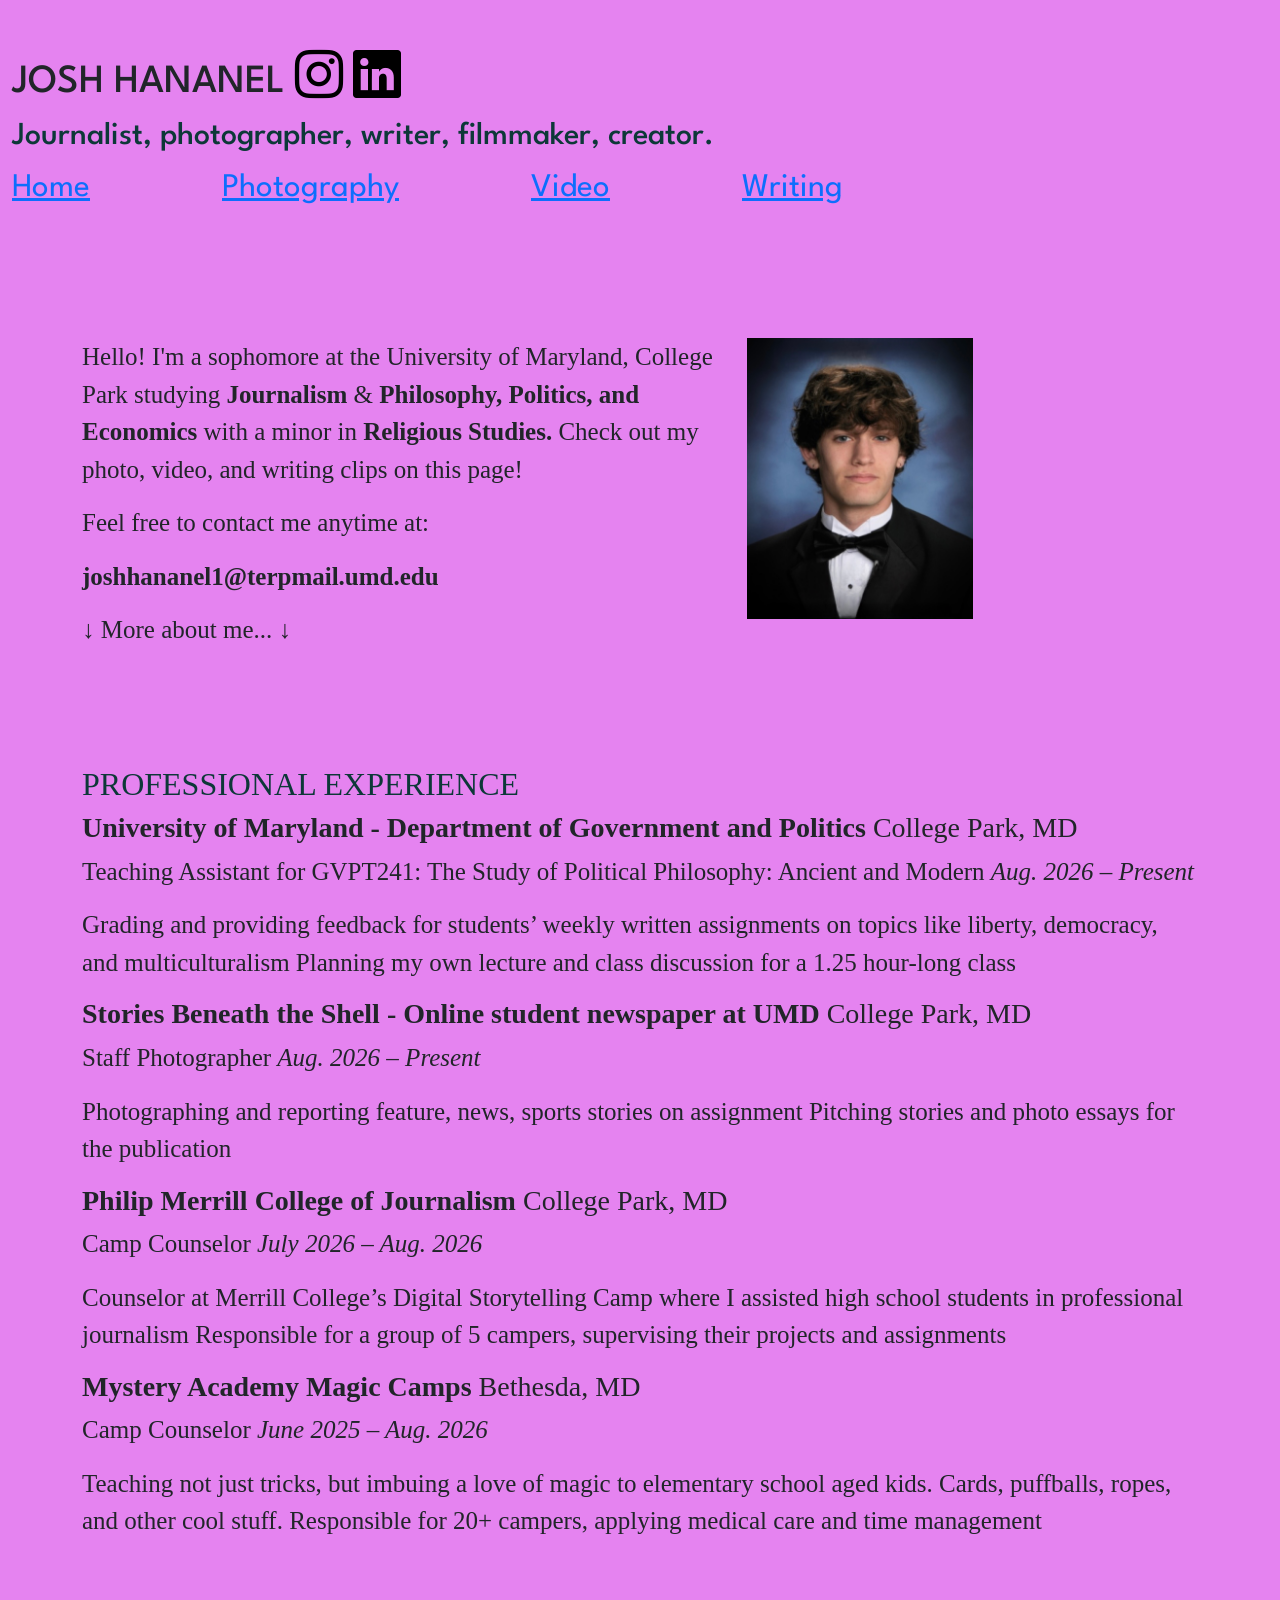
<file: index.html>
<!DOCTYPE html>
<html lang="en">

<head>
    <meta charset="UTF-8">
    <meta name="viewport" content="width=device-width, initial-scale=1.0">
    <!-- meta -->
    <title>joshhananel</title>
    <meta name="description" content="Josh is a writer and philosopher.">
    <!-- font -->
    <link rel="stylesheet" href="https://cdn.jsdelivr.net/npm/bootstrap-icons@1.13.1/font/bootstrap-icons.min.css">
    <link rel="preconnect" href="https://fonts.googleapis.com">
    <link rel="preconnect" href="https://fonts.gstatic.com" crossorigin>
    <link
        href="https://fonts.googleapis.com/css2?family=League+Spartan:wght@100..900&family=Montserrat:ital,wght@0,100..900;1,100..900&display=swap"
        rel="stylesheet">
    <!-- css -->
    <link href="https://cdn.jsdelivr.net/npm/bootstrap@5.3.8/dist/css/bootstrap.min.css" rel="stylesheet"
        integrity="sha384-sRIl4kxILFvY47J16cr9ZwB07vP4J8+LH7qKQnuqkuIAvNWLzeN8tE5YBujZqJLB" crossorigin="anonymous">
    <link rel="stylesheet" href="site/css/style.css">
    <!-- js -->
    <script src="https://cdn.jsdelivr.net/npm/@popperjs/core@2.11.8/dist/umd/popper.min.js"
        integrity="sha384-I7E8VVD/ismYTF4hNIPjVp/Zjvgyol6VFvRkX/vR+Vc4jQkC+hVqc2pM8ODewa9r"
        crossorigin="anonymous"></script>
    <script src="https://cdn.jsdelivr.net/npm/bootstrap@5.3.8/dist/js/bootstrap.min.js"
        integrity="sha384-G/EV+4j2dNv+tEPo3++6LCgdCROaejBqfUeNjuKAiuXbjrxilcCdDz6ZAVfHWe1Y"
        crossorigin="anonymous"></script>
</head>

<body>

    <header class="container-fluid">
        <div class="row align-items-end">
            <h1>Josh Hananel <a href="https://www.instagram.com/joshhananel123/" target="_blank"><i
                        class="bi bi-instagram"></i></a> <a href="https://www.linkedin.com/in/josh-hananel-588661304/"
                    target="_blank"><i class="bi bi-linkedin"></i></a></h1>
            <h2>Journalist, photographer, writer, filmmaker, creator.</h2>
        </div>
        <nav>
            <a href="#">Home</a>
            <a href="/photography/">Photography</a>
            <a href="/video/">Video</a>
            <a href="/writing/">Writing</a>
        </nav>
    </header>
    <main class="container">
        <section class="row">
            <div class="col-lg-7">
                <p>Hello! I'm a sophomore at the University of Maryland, College Park studying
                    <strong>Journalism</strong> & <strong>Philosophy, Politics, and Economics</strong> with a
                    minor
                    in <strong> Religious Studies.</strong> Check out my photo, video, and writing clips on this
                    page!
                </p>
                <p>Feel free to contact me anytime at:</p>
                <p><strong>joshhananel1@terpmail.umd.edu</strong></p>
                <p>↓ More about me... ↓</p>
            </div>
            <div class="col-lg-5">
                <img src="/site/img/IMG_8420.jpg" alt="Josh Hananel is pictured here." class="portrait img-fluid">
            </div>
        </section>
        <section>
            <h2>PROFESSIONAL EXPERIENCE</h2>
            <h3>
                <strong>University of Maryland - Department of Government and Politics</strong> College Park, MD
            </h3>
            <p>
                Teaching Assistant for GVPT241: The Study of Political Philosophy: Ancient and Modern <em>Aug. 2026 –
                    Present </em></p>
            <p>
                Grading and providing feedback for students’ weekly written assignments on topics like liberty,
                democracy, and multiculturalism
                Planning my own lecture and class discussion for a 1.25 hour-long class</p>

            <h3><strong>Stories Beneath the Shell - Online student newspaper at UMD</strong> College Park, MD</h3>
            <p>
                Staff Photographer <em>Aug. 2026 – Present</em></p>
            <p>Photographing and reporting feature, news, sports stories on assignment
                Pitching stories and photo essays for the publication</p>

            <h3><strong>Philip Merrill College of Journalism</strong> College Park, MD</h3>
            <p>
                Camp Counselor <em>July 2026 – Aug. 2026</em>
            </p>
            <p>
                Counselor at Merrill College’s Digital Storytelling Camp where I assisted high school students in
                professional journalism
                Responsible for a group of 5 campers, supervising their projects and assignments

            </p>
            <h3><strong>Mystery Academy Magic Camps</strong> Bethesda, MD</h3>
            <p>
                Camp Counselor <em>June 2025 – Aug. 2026</em>
            </p>
            <p>
                Teaching not just tricks, but imbuing a love of magic to elementary school aged kids. Cards,
                puffballs,
                ropes, and other cool stuff.
                Responsible for 20+ campers, applying medical care and time management
            </p>
        </section>
    </main>

</body>

</html>
</file>
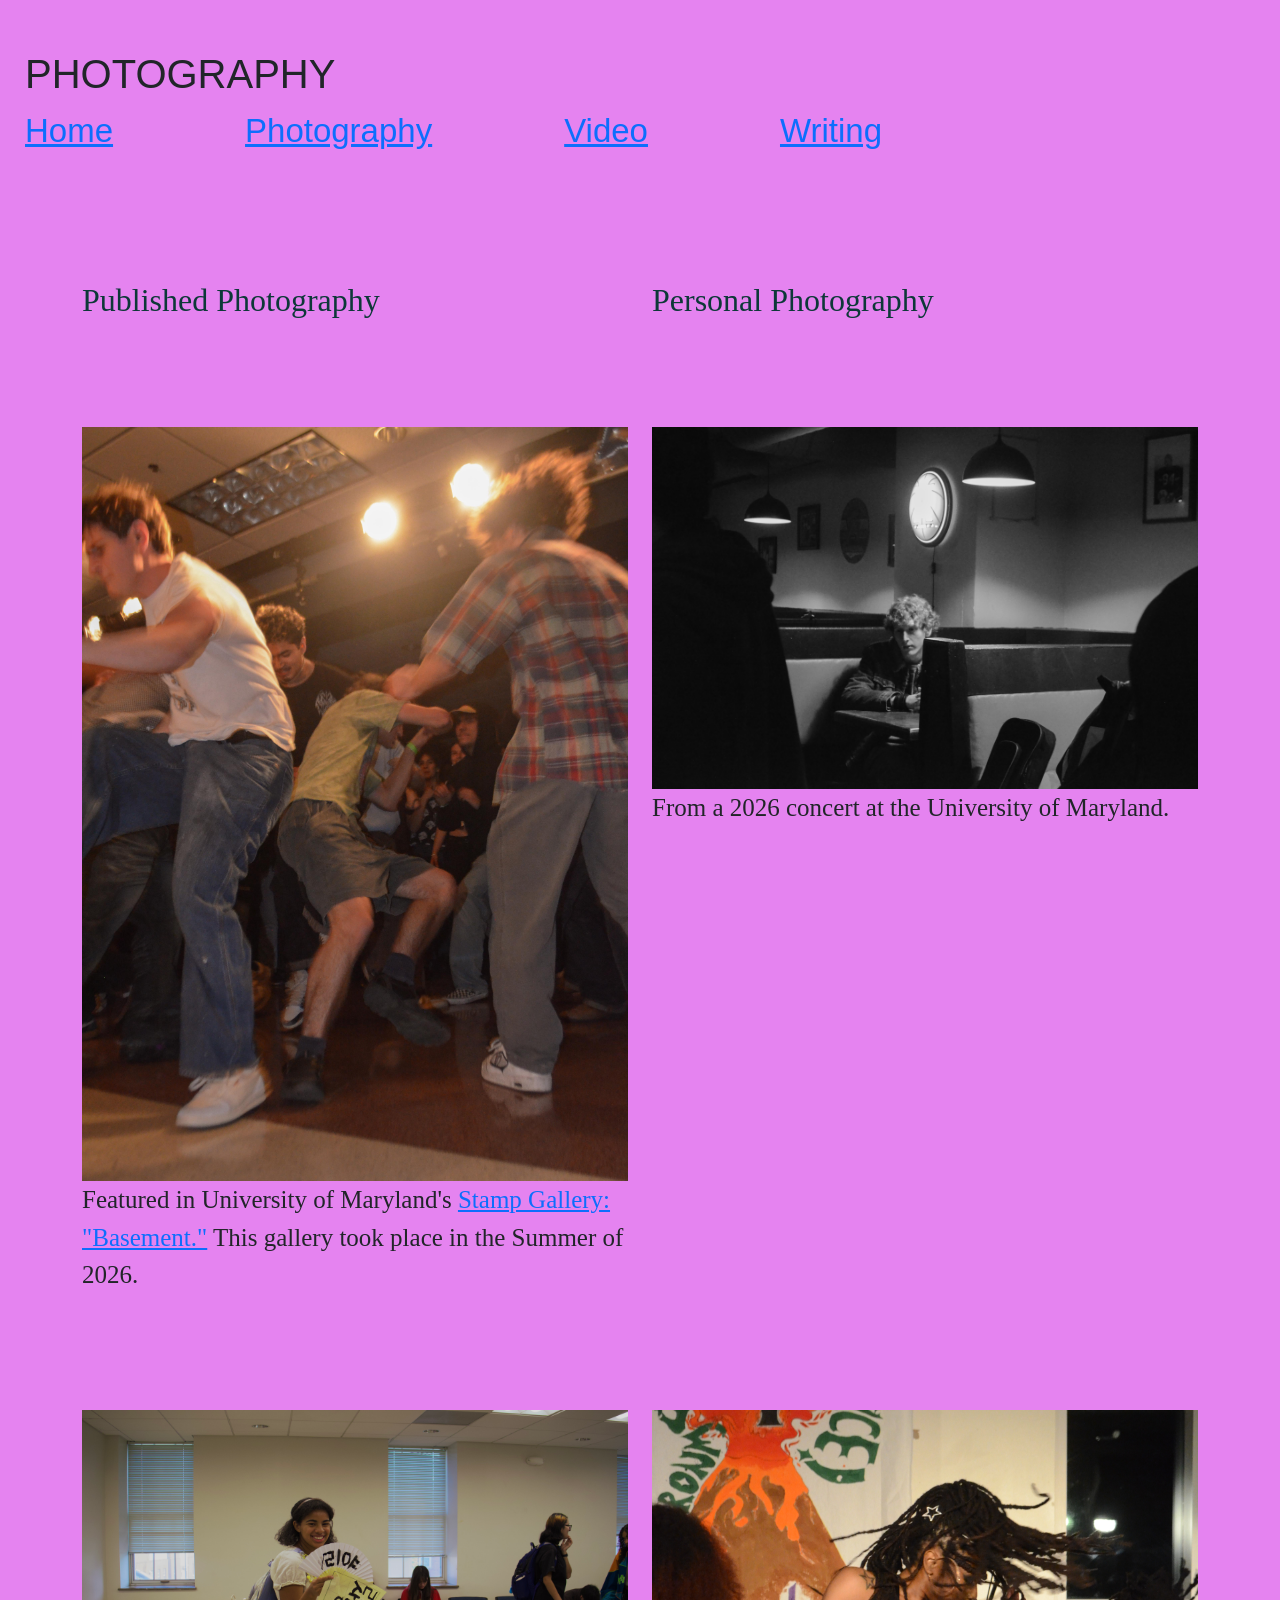
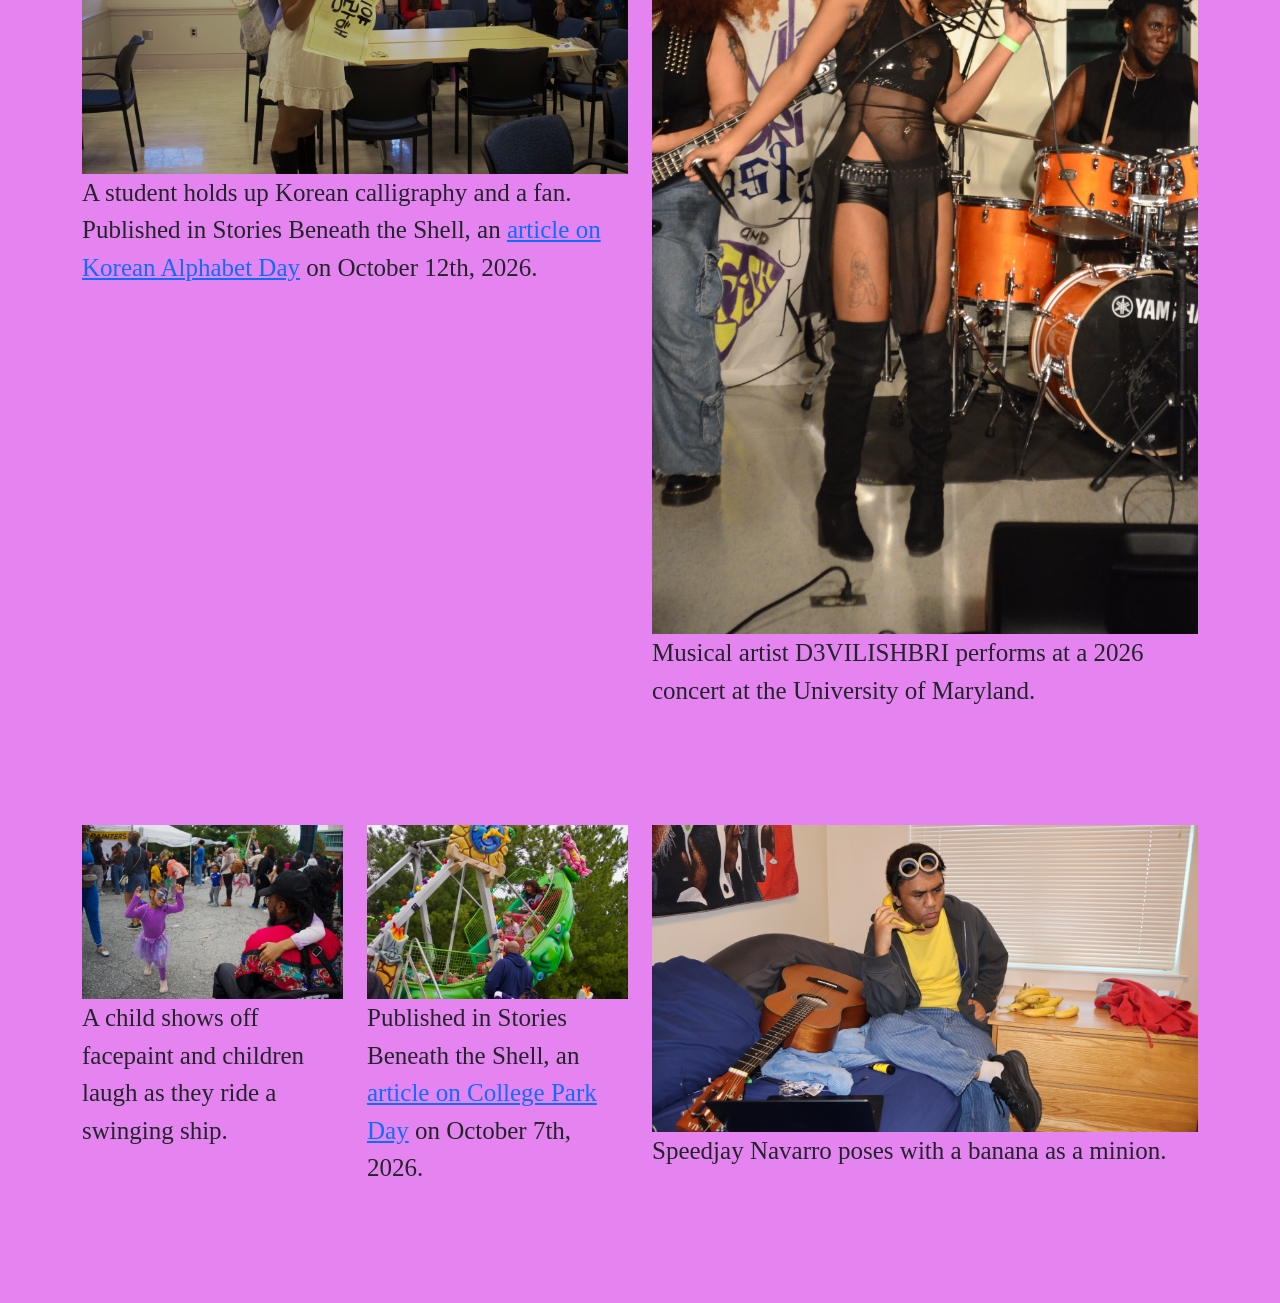
<file: photography/index.html>
<!DOCTYPE html>
<html lang="en">

<head>
    <meta charset="UTF-8">
    <meta name="viewport" content="width=device-width, initial-scale=1.0">
    <!-- meta -->
    <title>joshhananel photo</title>
    <meta name="description" content="Josh is a writer and philosopher.">
    <!-- css -->
    <link href="https://cdn.jsdelivr.net/npm/bootstrap@5.3.8/dist/css/bootstrap.min.css" rel="stylesheet"
        integrity="sha384-sRIl4kxILFvY47J16cr9ZwB07vP4J8+LH7qKQnuqkuIAvNWLzeN8tE5YBujZqJLB" crossorigin="anonymous">
    <link rel="stylesheet" href="../site/css/style.css">
    <!-- js -->
    <script src="https://cdn.jsdelivr.net/npm/@popperjs/core@2.11.8/dist/umd/popper.min.js"
        integrity="sha384-I7E8VVD/ismYTF4hNIPjVp/Zjvgyol6VFvRkX/vR+Vc4jQkC+hVqc2pM8ODewa9r"
        crossorigin="anonymous"></script>
    <script src="https://cdn.jsdelivr.net/npm/bootstrap@5.3.8/dist/js/bootstrap.min.js"
        integrity="sha384-G/EV+4j2dNv+tEPo3++6LCgdCROaejBqfUeNjuKAiuXbjrxilcCdDz6ZAVfHWe1Y"
        crossorigin="anonymous"></script>
</head>

<body>
    <header>
        <h1>Photography</h1>
        <nav>
            <a href="../">Home</a>
            <a href="#">Photography</a>
            <a href="../video/">Video</a>
            <a href="../writing/">Writing</a>
        </nav>
    </header>
    <main class="container">
        <div class="row">
            <div class="col-md-6">
                <h2>Published Photography</h2>
            </div>
            <div class="col-md-6">
                <h2>Personal Photography</h2>
            </div>
        </div>
        <section>
            <div class="container1">
                <div class="row">
                    <div class="col-md-6">
                        <img src="/site/img/MoshLowAngle1.jpg"
                            alt="A low angle shot of a Moshpit at Stamp Student Union" class="img-fluid">
                        <p>Featured in University of Maryland's <a
                                href="https://stamp.umd.edu/articles/stamp_gallery_presents_basement"
                                target="_blank">Stamp Gallery: "Basement."</a> This gallery took place in the Summer of
                            2026.</p>
                    </div>
                    <div class="col-md-6">
                        <img src="/site/img/ESSAYLoneliness.jpg" alt="A young man sits alone at a table in a bar."
                            class="img-fluid">
                        <p>From a 2026 concert at the University of Maryland.</p>
                    </div>
                </div>
            </div>
        </section>
        <section>
            <div class="container1">
                <div class="row">
                    <div class="col-md-6">
                        <img src="/site/img/hangul-day.jpg"
                            alt="A student holds up Korean calligraphy and a fan on Oct. 9." class="img-fluid">
                        <p>A student holds up Korean calligraphy and a fan. Published in Stories Beneath the Shell, an
                            <a href="https://storiesbeneaththeshell.com/2026/10/12/umd-students-celebrate-the-history-cultural-significance-of-hangul-on-korean-alphabet-day/"
                                target="_blank">article on Korean Alphabet Day</a> on October 12th,
                            2026.
                        </p>
                    </div>
                    <div class="col-md-6">
                        <img src="/site/img/DSC_2329.JPG"
                            alt="A singer shakes her locs while performing on stage at a concert." class="img-fluid">
                        <p>Musical artist D3VILISHBRI performs at a 2026 concert at the University of Maryland.</p>
                    </div>
                </div>
            </div>
        </section>
        <section>
            <div class="container1">
                <div class="row">
                    <div class="col-md-3">
                        <img src="/site/img/cpday-smile.jpg" alt="A low angle shot of a Moshpit at Stamp Student Union"
                            class="img-fluid">
                        <p>A child shows off facepaint and children laugh as they ride a swinging ship.</p>
                    </div>
                    <div class="col-md-3">
                        <img src="/site/img/cpday-ship-ride.jpg" alt="Children laugh as they ride a swinging ship."
                            class="img-fluid">
                        <p> Published in Stories
                            Beneath the Shell, an
                            <a href="https://storiesbeneaththeshell.com/2026/10/07/16th-annual-college-park-day-welcomes-community-with-music-umd-representatives/"
                                target="_blank">article on College Park Day</a> on October 7th,
                            2026.
                        </p>
                    </div>
                    <div class="col-md-6">
                        <img src="/site/img/speedjay-banana.JPG" alt="Speedjay Navarro poses with a banana as a minion."
                            class="img-fluid">
                        <p>Speedjay Navarro poses with a banana as a minion.</p>
                    </div>
                </div>
            </div>
        </section>

    </main>
</body>

</html>
</file>
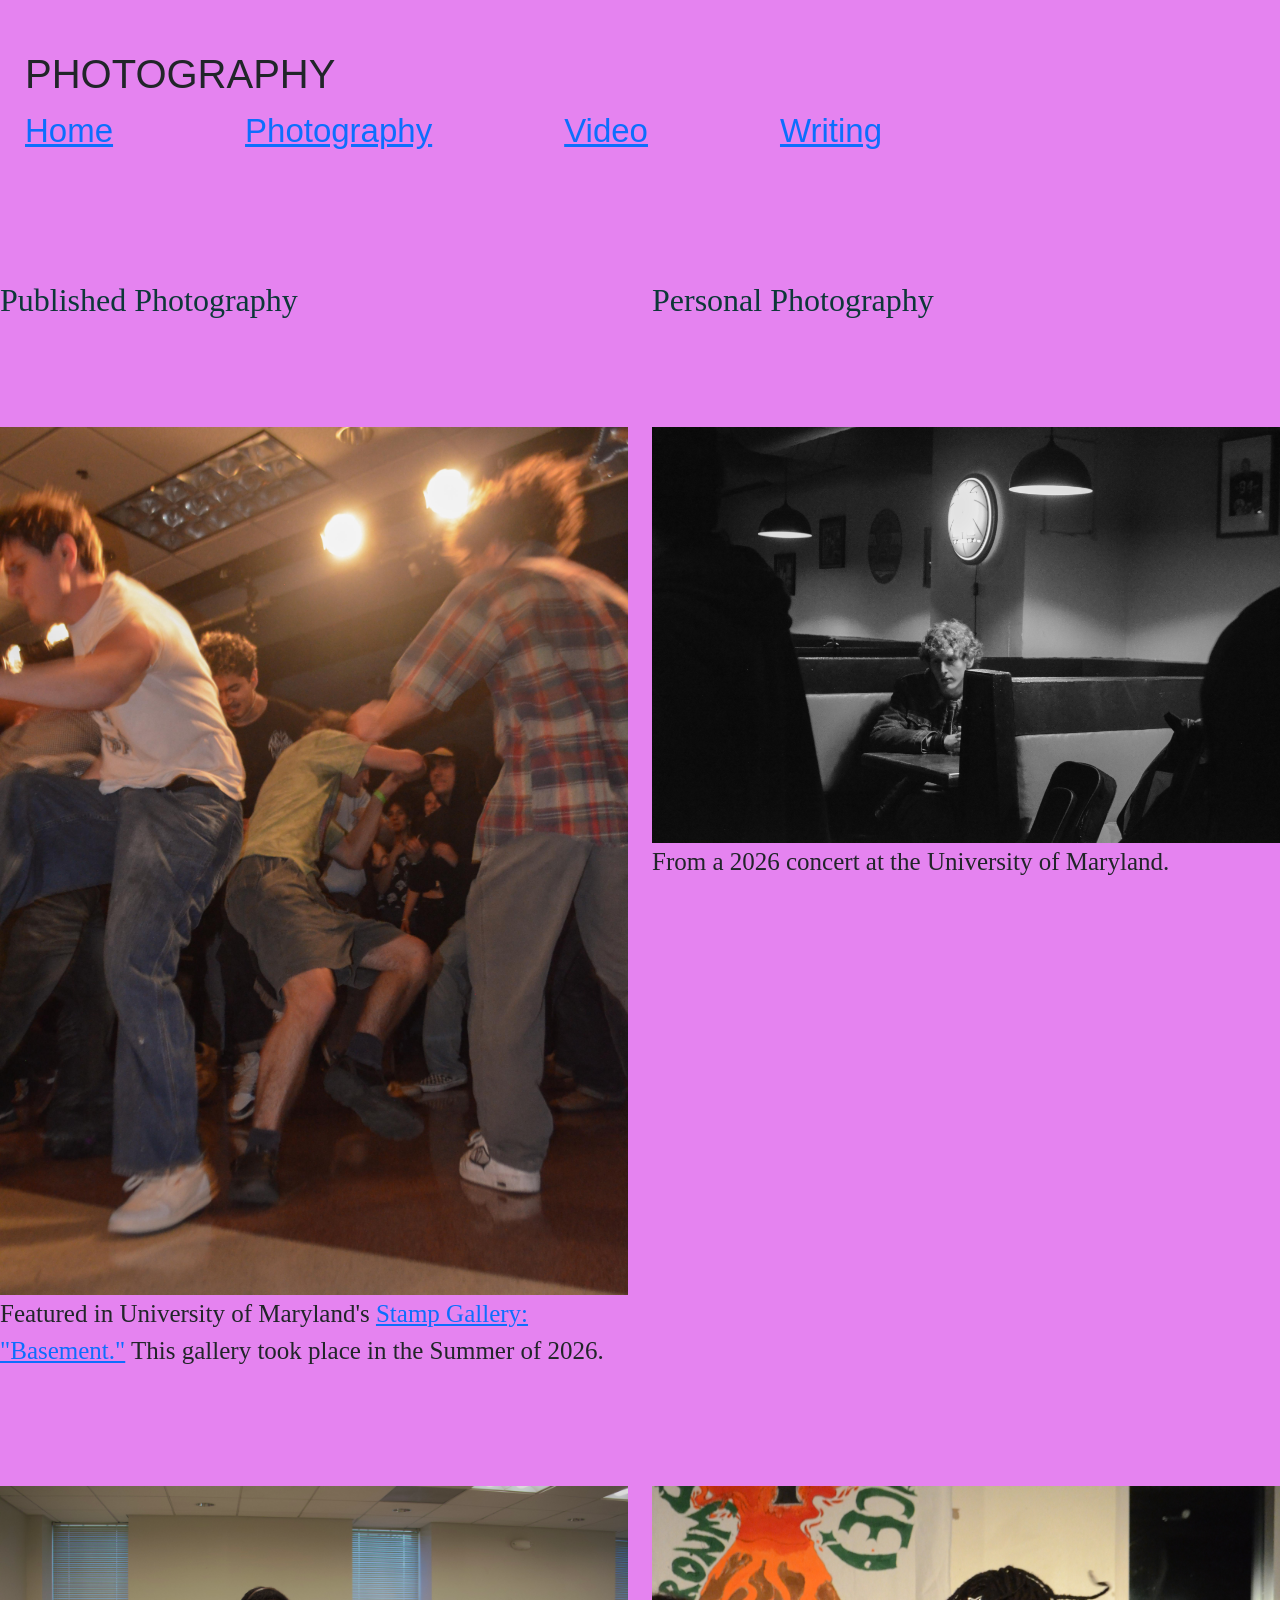
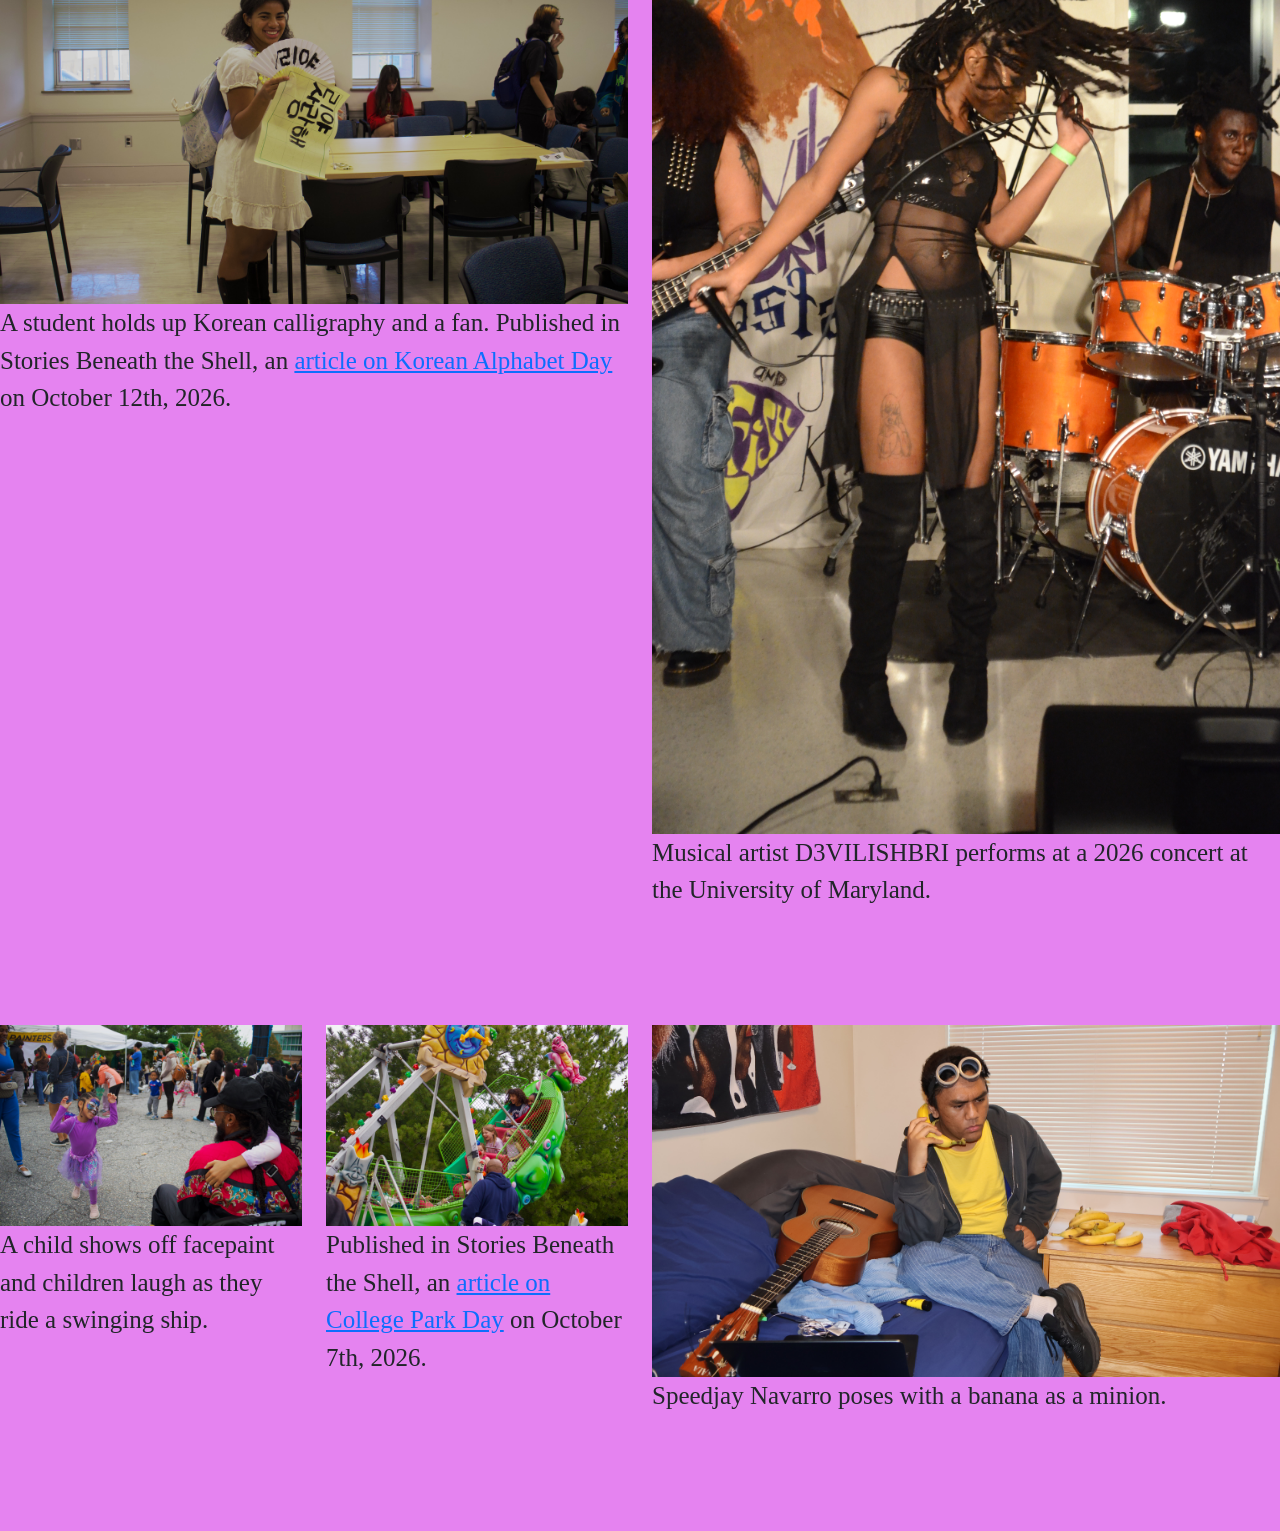
<file: Photography/index.html>
<!DOCTYPE html>
<html lang="en">

<head>
    <meta charset="UTF-8">
    <meta name="viewport" content="width=device-width, initial-scale=1.0">
    <!-- meta -->
    <title>joshhananel photo</title>
    <meta name="description" content="Josh is a writer and philosopher.">
    <!-- css -->
    <link href="https://cdn.jsdelivr.net/npm/bootstrap@5.3.8/dist/css/bootstrap.min.css" rel="stylesheet"
        integrity="sha384-sRIl4kxILFvY47J16cr9ZwB07vP4J8+LH7qKQnuqkuIAvNWLzeN8tE5YBujZqJLB" crossorigin="anonymous">
    <link rel="stylesheet" href="../site/css/style.css">
    <!-- js -->
    <script src="https://cdn.jsdelivr.net/npm/@popperjs/core@2.11.8/dist/umd/popper.min.js"
        integrity="sha384-I7E8VVD/ismYTF4hNIPjVp/Zjvgyol6VFvRkX/vR+Vc4jQkC+hVqc2pM8ODewa9r"
        crossorigin="anonymous"></script>
    <script src="https://cdn.jsdelivr.net/npm/bootstrap@5.3.8/dist/js/bootstrap.min.js"
        integrity="sha384-G/EV+4j2dNv+tEPo3++6LCgdCROaejBqfUeNjuKAiuXbjrxilcCdDz6ZAVfHWe1Y"
        crossorigin="anonymous"></script>
</head>

<body>
    <header>
        <h1>Photography</h1>
        <nav>
            <a href="../">Home</a>
            <a href="#">Photography</a>
            <a href="../Video/">Video</a>
            <a href="../Writing/">Writing</a>
        </nav>
    </header>
    <main>
        <section>
            <div class="container1">
                <div class="row">
                    <div class="col-md-6">
                        <h2>Published Photography</h2>
                    </div>
                    <div class="col-md-6">
                        <h2>Personal Photography</h2>
                    </div>
                </div>
            </div>
        </section>
        <section>
            <div class="container1">
                <div class="row">
                    <div class="col-md-6">
                        <img src="/site/img/MoshLowAngle1.jpg"
                            alt="A low angle shot of a Moshpit at Stamp Student Union" class="img-fluid">
                        <p>Featured in University of Maryland's <a
                                href="https://stamp.umd.edu/articles/stamp_gallery_presents_basement"
                                target="_blank">Stamp Gallery: "Basement."</a> This gallery took place in the Summer of
                            2026.</p>
                    </div>
                    <div class="col-md-6">
                        <img src="/site/img/ESSAYLoneliness.jpg" alt="A young man sits alone at a table in a bar."
                            class="img-fluid">
                        <p>From a 2026 concert at the University of Maryland.</p>
                    </div>
                </div>
            </div>
        </section>
        <section>
            <div class="container1">
                <div class="row">
                    <div class="col-md-6">
                        <img src="/site/img/hangul-day.jpg"
                            alt="A student holds up Korean calligraphy and a fan on Oct. 9." class="img-fluid">
                        <p>A student holds up Korean calligraphy and a fan. Published in Stories Beneath the Shell, an
                            <a href="https://storiesbeneaththeshell.com/2026/10/12/umd-students-celebrate-the-history-cultural-significance-of-hangul-on-korean-alphabet-day/"
                                target="_blank">article on Korean Alphabet Day</a> on October 12th,
                            2026.
                        </p>
                    </div>
                    <div class="col-md-6">
                        <img src="/site/img/DSC_2329.JPG"
                            alt="A singer shakes her locs while performing on stage at a concert." class="img-fluid">
                        <p>Musical artist D3VILISHBRI performs at a 2026 concert at the University of Maryland.</p>
                    </div>
                </div>
            </div>
        </section>
        <section>
            <div class="container1">
                <div class="row">
                    <div class="col-md-3">
                        <img src="/site/img/cpday-smile.jpg" alt="A low angle shot of a Moshpit at Stamp Student Union"
                            class="img-fluid">
                        <p>A child shows off facepaint and children laugh as they ride a swinging ship.</p>
                    </div>
                    <div class="col-md-3">
                        <img src="/site/img/cpday-ship-ride.jpg" alt="Children laugh as they ride a swinging ship."
                            class="img-fluid">
                        <p> Published in Stories
                            Beneath the Shell, an
                            <a href="https://storiesbeneaththeshell.com/2026/10/07/16th-annual-college-park-day-welcomes-community-with-music-umd-representatives/"
                                target="_blank">article on College Park Day</a> on October 7th,
                            2026.
                        </p>
                    </div>
                    <div class="col-md-6">
                        <img src="/site/img/speedjay-banana.JPG" alt="Speedjay Navarro poses with a banana as a minion."
                            class="img-fluid">
                        <p>Speedjay Navarro poses with a banana as a minion.</p>
                    </div>
                </div>
            </div>
        </section>

    </main>
</body>

</html>
</file>
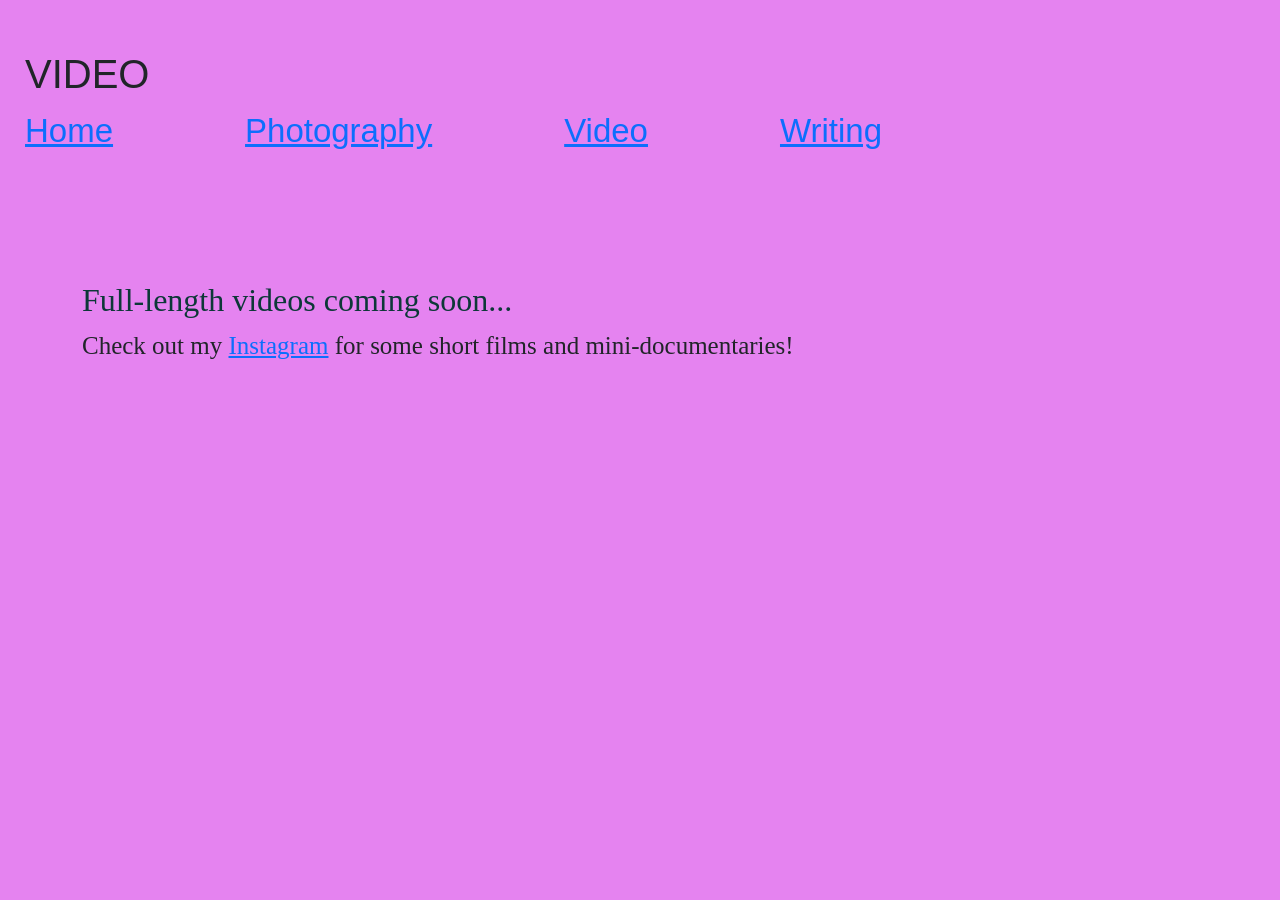
<file: video/index.html>
<!DOCTYPE html>
<html lang="en">

<head>
    <meta charset="UTF-8">
    <meta name="viewport" content="width=device-width, initial-scale=1.0">
    <!-- meta -->
    <title>joshhananel video</title>
    <meta name="description" content="Josh is a writer and philosopher.">
    <!-- css -->
    <link href="https://cdn.jsdelivr.net/npm/bootstrap@5.3.8/dist/css/bootstrap.min.css" rel="stylesheet"
        integrity="sha384-sRIl4kxILFvY47J16cr9ZwB07vP4J8+LH7qKQnuqkuIAvNWLzeN8tE5YBujZqJLB" crossorigin="anonymous">
    <link rel="stylesheet" href="../site/css/style.css">
    <!-- js -->
    <script src="https://cdn.jsdelivr.net/npm/@popperjs/core@2.11.8/dist/umd/popper.min.js"
        integrity="sha384-I7E8VVD/ismYTF4hNIPjVp/Zjvgyol6VFvRkX/vR+Vc4jQkC+hVqc2pM8ODewa9r"
        crossorigin="anonymous"></script>
    <script src="https://cdn.jsdelivr.net/npm/bootstrap@5.3.8/dist/js/bootstrap.min.js"
        integrity="sha384-G/EV+4j2dNv+tEPo3++6LCgdCROaejBqfUeNjuKAiuXbjrxilcCdDz6ZAVfHWe1Y"
        crossorigin="anonymous"></script>
</head>

<body>
    <header>

        <h1>Video</h1>
        <nav>
            <a href="../">Home</a>
            <a href="../photography/">Photography</a>
            <a href="#">Video</a>
            <a href="../writing/">Writing</a>
        </nav>
    </header>
    <main class="container">
        <h2>Full-length videos coming soon...</h2>
        <p>Check out my <a href="https://www.instagram.com/joshhananel123/" target="_blank">Instagram</a> for some
            short
            films and mini-documentaries!</p>
    </main>
</body>

</html>
</file>
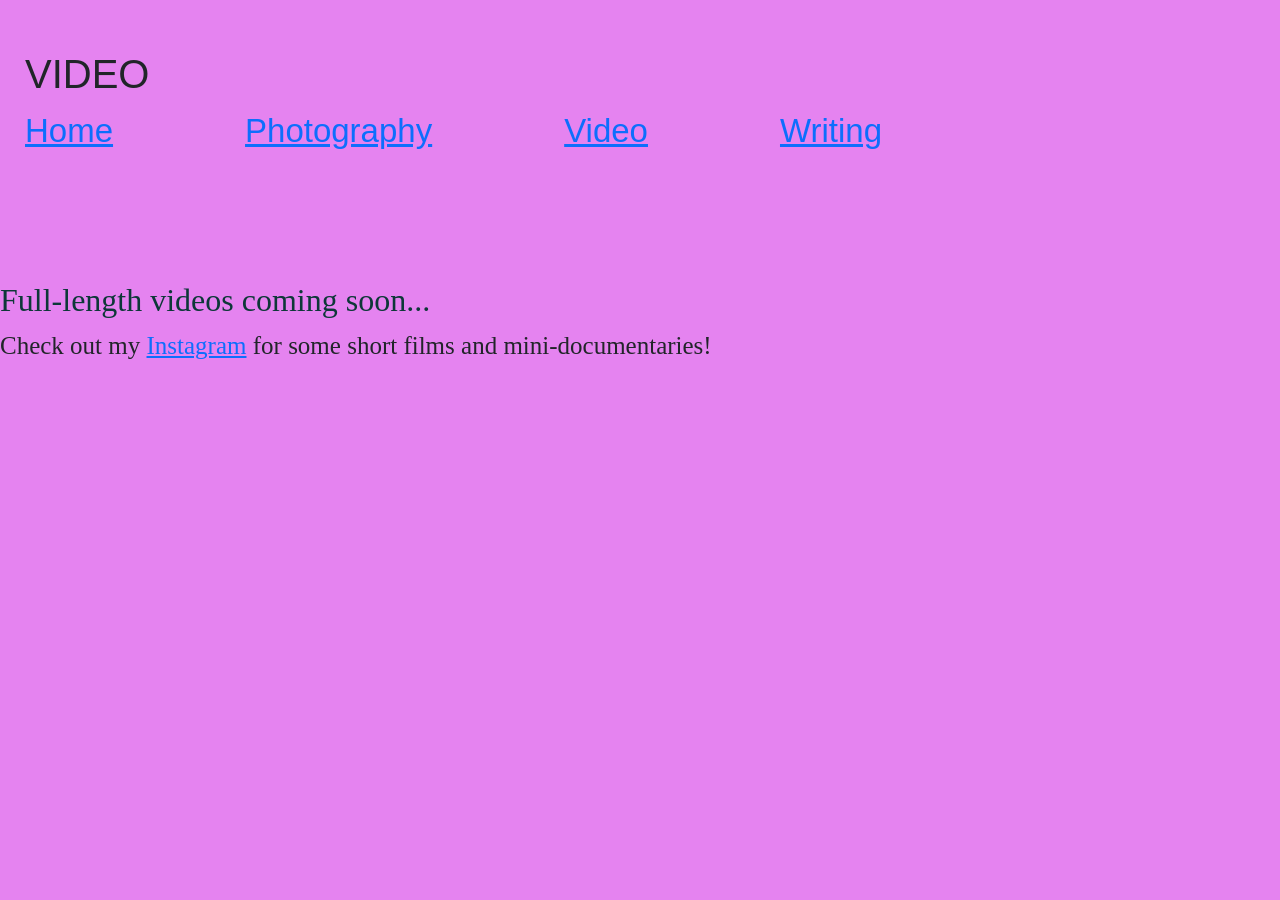
<file: Video/index.html>
<!DOCTYPE html>
<html lang="en">

<head>
    <meta charset="UTF-8">
    <meta name="viewport" content="width=device-width, initial-scale=1.0">
    <!-- meta -->
    <title>joshhananel video</title>
    <meta name="description" content="Josh is a writer and philosopher.">
    <!-- css -->
    <link href="https://cdn.jsdelivr.net/npm/bootstrap@5.3.8/dist/css/bootstrap.min.css" rel="stylesheet"
        integrity="sha384-sRIl4kxILFvY47J16cr9ZwB07vP4J8+LH7qKQnuqkuIAvNWLzeN8tE5YBujZqJLB" crossorigin="anonymous">
    <link rel="stylesheet" href="../site/css/style.css">
    <!-- js -->
    <script src="https://cdn.jsdelivr.net/npm/@popperjs/core@2.11.8/dist/umd/popper.min.js"
        integrity="sha384-I7E8VVD/ismYTF4hNIPjVp/Zjvgyol6VFvRkX/vR+Vc4jQkC+hVqc2pM8ODewa9r"
        crossorigin="anonymous"></script>
    <script src="https://cdn.jsdelivr.net/npm/bootstrap@5.3.8/dist/js/bootstrap.min.js"
        integrity="sha384-G/EV+4j2dNv+tEPo3++6LCgdCROaejBqfUeNjuKAiuXbjrxilcCdDz6ZAVfHWe1Y"
        crossorigin="anonymous"></script>
</head>

<body>
    <header>

        <h1>Video</h1>
        <nav>
            <a href="../">Home</a>
            <a href="../Photography/">Photography</a>
            <a href="#">Video</a>
            <a href="../Writing/">Writing</a>
        </nav>
    </header>
    <main>
        <div class="container1">
            <h2>Full-length videos coming soon...</h2>
            <p>Check out my <a href="https://www.instagram.com/joshhananel123/" target="_blank">Instagram</a> for some
                short
                films and mini-documentaries!</p>
        </div>
    </main>
</body>

</html>
</file>
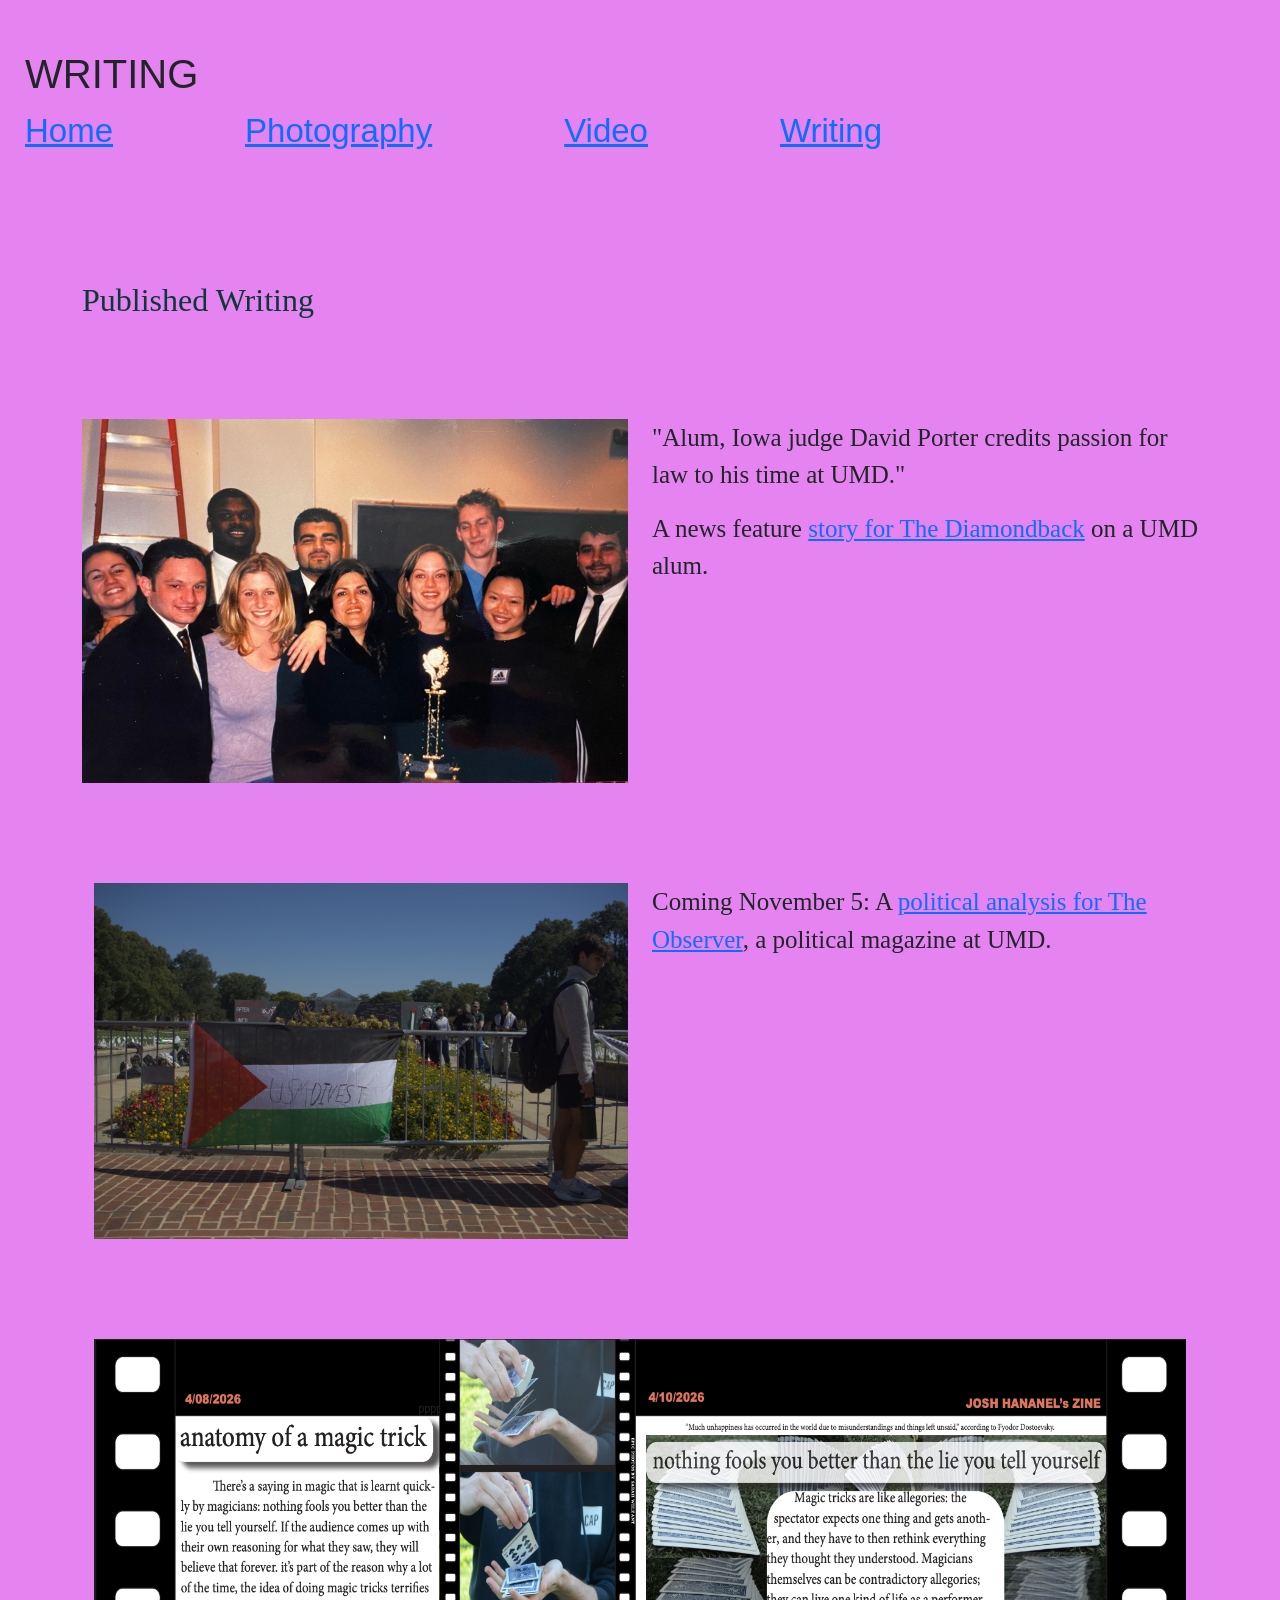
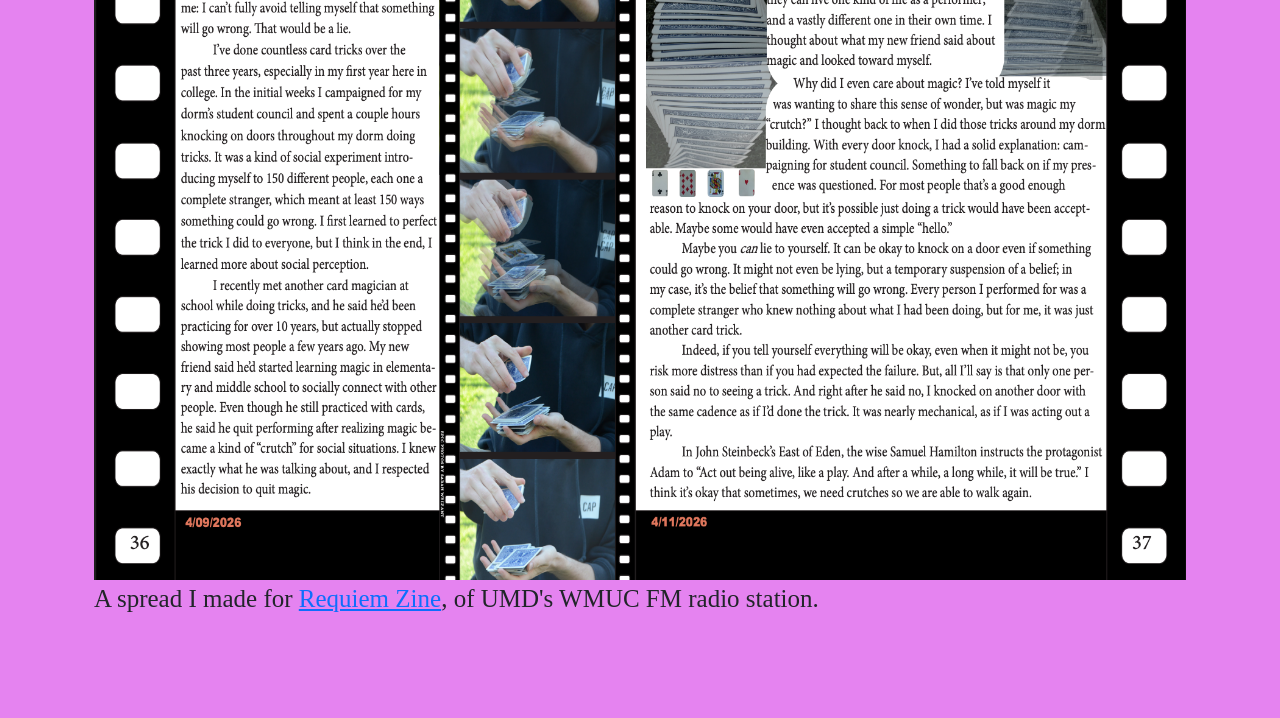
<file: writing/index.html>
<!DOCTYPE html>
<html lang="en">

<head>
    <meta charset="UTF-8">
    <meta name="viewport" content="width=device-width, initial-scale=1.0">
    <!-- meta -->
    <title>joshhananel writing</title>
    <meta name="description" content="Josh is a writer and philosopher.">
    <!-- css -->
    <link href="https://cdn.jsdelivr.net/npm/bootstrap@5.3.8/dist/css/bootstrap.min.css" rel="stylesheet"
        integrity="sha384-sRIl4kxILFvY47J16cr9ZwB07vP4J8+LH7qKQnuqkuIAvNWLzeN8tE5YBujZqJLB" crossorigin="anonymous">
    <link rel="stylesheet" href="../site/css/style.css">
    <!-- js -->
    <script src="https://cdn.jsdelivr.net/npm/@popperjs/core@2.11.8/dist/umd/popper.min.js"
        integrity="sha384-I7E8VVD/ismYTF4hNIPjVp/Zjvgyol6VFvRkX/vR+Vc4jQkC+hVqc2pM8ODewa9r"
        crossorigin="anonymous"></script>
    <script src="https://cdn.jsdelivr.net/npm/bootstrap@5.3.8/dist/js/bootstrap.min.js"
        integrity="sha384-G/EV+4j2dNv+tEPo3++6LCgdCROaejBqfUeNjuKAiuXbjrxilcCdDz6ZAVfHWe1Y"
        crossorigin="anonymous"></script>
</head>

<body>
    <header>
        <h1>Writing</h1>
        <nav>
            <a href="../">Home</a>
            <a href="../photography/">Photography</a>
            <a href="../video/">Video</a>
            <a href="#">Writing</a>
        </nav>
    </header>
    <main class="container">
        <h2>Published Writing</h2>
        <section class="container1">
            <div class="row">
                <div class="col-md-6">
                    <img src="/site/img/Judge-David-Porter-2048x1366.jpg"
                        alt="David Porter (back left) and Amir Sadeghy (back middle) smile with the University of Maryland Mock Trial regional team in 2000. Porter and Sadeghy led the team as co-captains to a national second place finish."
                        class="img-fluid">

                </div>
                <div class="col-md-6">
                    <p>"Alum, Iowa judge David Porter credits passion for law to his time at UMD."</p>
                    <p>A news feature <a href="https://dbknews.com/2025/11/06/iowa-judge-david-porter-reflects-umd/"
                            target="_blank">story for The Diamondback</a> on a UMD alum.</p>
                </div>
            </div>
        </section>
        <section class="container">
            <div class="row">
                <div class="col-md-6">
                    <img src="/site/img/IMG_1988.jpg"
                        alt="A flag of Palestine is pictured at a protest at McKeldin Mall at the University of Maryland on October 7, 2026."
                        class="img-fluid">

                </div>
                <div class="col-md-6">
                    <p>Coming November 5: A <a href="https://www.theobserverumd.org/" target="_blank">political
                            analysis for The
                            Observer</a>, a
                        political magazine at UMD.</p>
                </div>
            </div>
        </section>
        <section class="container">
            <img src="/site/img/magic-zine-ss.png"
                alt="A zine spread that appears like a film strip and shows Josh's essay about magic tricks."
                class="img-fluid">
            <p>A spread I made for <a href="https://wmuc.umd.edu/public/zines/for%20what%20it%27s%20worth.pdf"
                    target="_blank">Requiem Zine</a>, of UMD's WMUC FM radio station.</p>
        </section>
    </main>
</body>

</html>
</file>
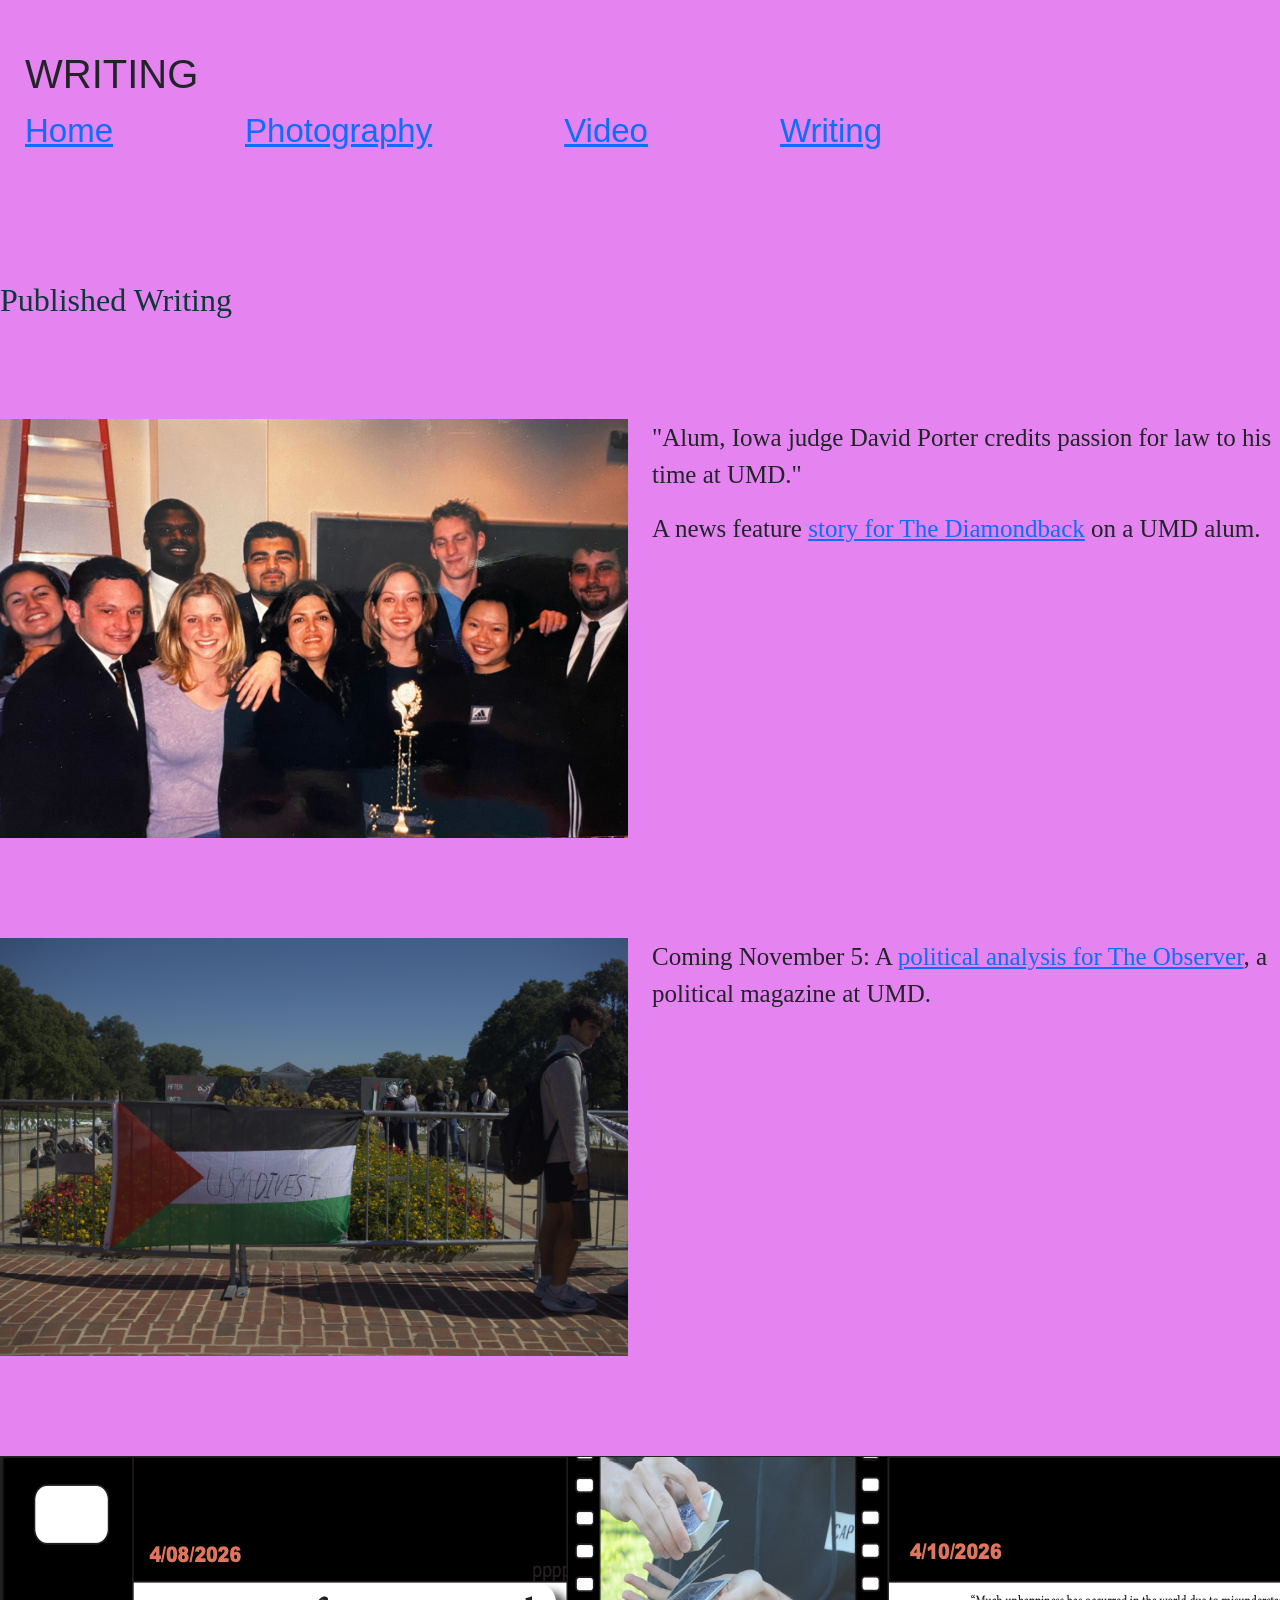
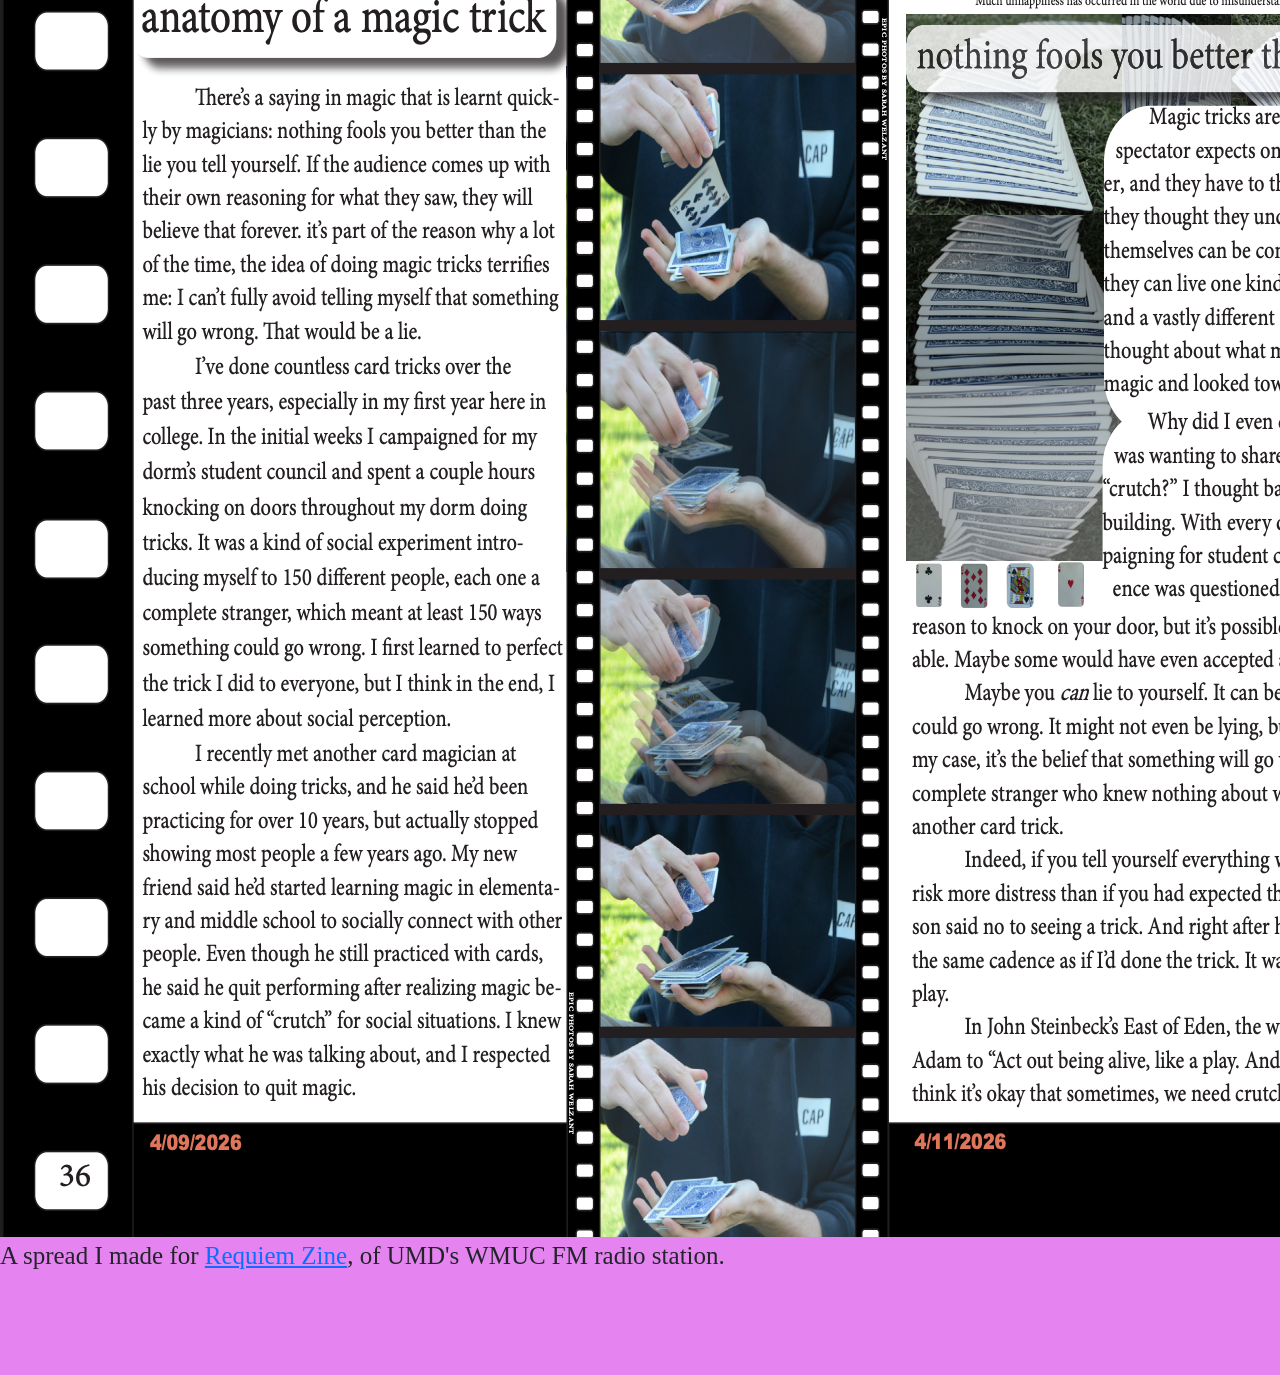
<file: Writing/index.html>
<!DOCTYPE html>
<html lang="en">

<head>
    <meta charset="UTF-8">
    <meta name="viewport" content="width=device-width, initial-scale=1.0">
    <!-- meta -->
    <title>joshhananel writing</title>
    <meta name="description" content="Josh is a writer and philosopher.">
    <!-- css -->
    <link href="https://cdn.jsdelivr.net/npm/bootstrap@5.3.8/dist/css/bootstrap.min.css" rel="stylesheet"
        integrity="sha384-sRIl4kxILFvY47J16cr9ZwB07vP4J8+LH7qKQnuqkuIAvNWLzeN8tE5YBujZqJLB" crossorigin="anonymous">
    <link rel="stylesheet" href="../site/css/style.css">
    <!-- js -->
    <script src="https://cdn.jsdelivr.net/npm/@popperjs/core@2.11.8/dist/umd/popper.min.js"
        integrity="sha384-I7E8VVD/ismYTF4hNIPjVp/Zjvgyol6VFvRkX/vR+Vc4jQkC+hVqc2pM8ODewa9r"
        crossorigin="anonymous"></script>
    <script src="https://cdn.jsdelivr.net/npm/bootstrap@5.3.8/dist/js/bootstrap.min.js"
        integrity="sha384-G/EV+4j2dNv+tEPo3++6LCgdCROaejBqfUeNjuKAiuXbjrxilcCdDz6ZAVfHWe1Y"
        crossorigin="anonymous"></script>
</head>

<body>
    <header>
        <h1>Writing</h1>
        <nav>
            <a href="../">Home</a>
            <a href="../Photography/">Photography</a>
            <a href="../Video/">Video</a>
            <a href="#">Writing</a>
        </nav>
    </header>
    <main>
        <div class="container1">
            <h2>Published Writing</h2>
        </div>
        <section>
            <div class="container1">
                <div class="row">
                    <div class="col-md-6">
                        <img src="/site/img/Judge-David-Porter-2048x1366.jpg"
                            alt="David Porter (back left) and Amir Sadeghy (back middle) smile with the University of Maryland Mock Trial regional team in 2000. Porter and Sadeghy led the team as co-captains to a national second place finish."
                            class="img-fluid">

                    </div>
                    <div class="col-md-6">
                        <p>"Alum, Iowa judge David Porter credits passion for law to his time at UMD."</p>
                        <p>A news feature <a href="https://dbknews.com/2025/11/06/iowa-judge-david-porter-reflects-umd/"
                                target="_blank">story for The Diamondback</a> on a UMD alum.</p>
                    </div>
                </div>
            </div>
        </section>
        <section>
            <div class="container1">
                <div class="row">
                    <div class="col-md-6">
                        <img src="/site/img/IMG_1988.jpg"
                            alt="David Porter (back left) and Amir Sadeghy (back middle) smile with the University of Maryland Mock Trial regional team in 2000. Porter and Sadeghy led the team as co-captains to a national second place finish."
                            class="img-fluid">

                    </div>
                    <div class="col-md-6">
                        <p>Coming November 5: A <a href="https://www.theobserverumd.org/" target="_blank">political
                                analysis for The
                                Observer</a>, a
                            political magazine at UMD.</p>
                    </div>
                </div>
            </div>
        </section>
        <section>
            <div class="container1">
                <img src="/site/img/magic-zine-ss.png">
                <p>A spread I made for <a href="https://wmuc.umd.edu/public/zines/for%20what%20it%27s%20worth.pdf"
                        target="_blank">Requiem Zine</a>, of UMD's WMUC FM radio station.</p>
            </div>
    </main>
</body>

</html>
</file>
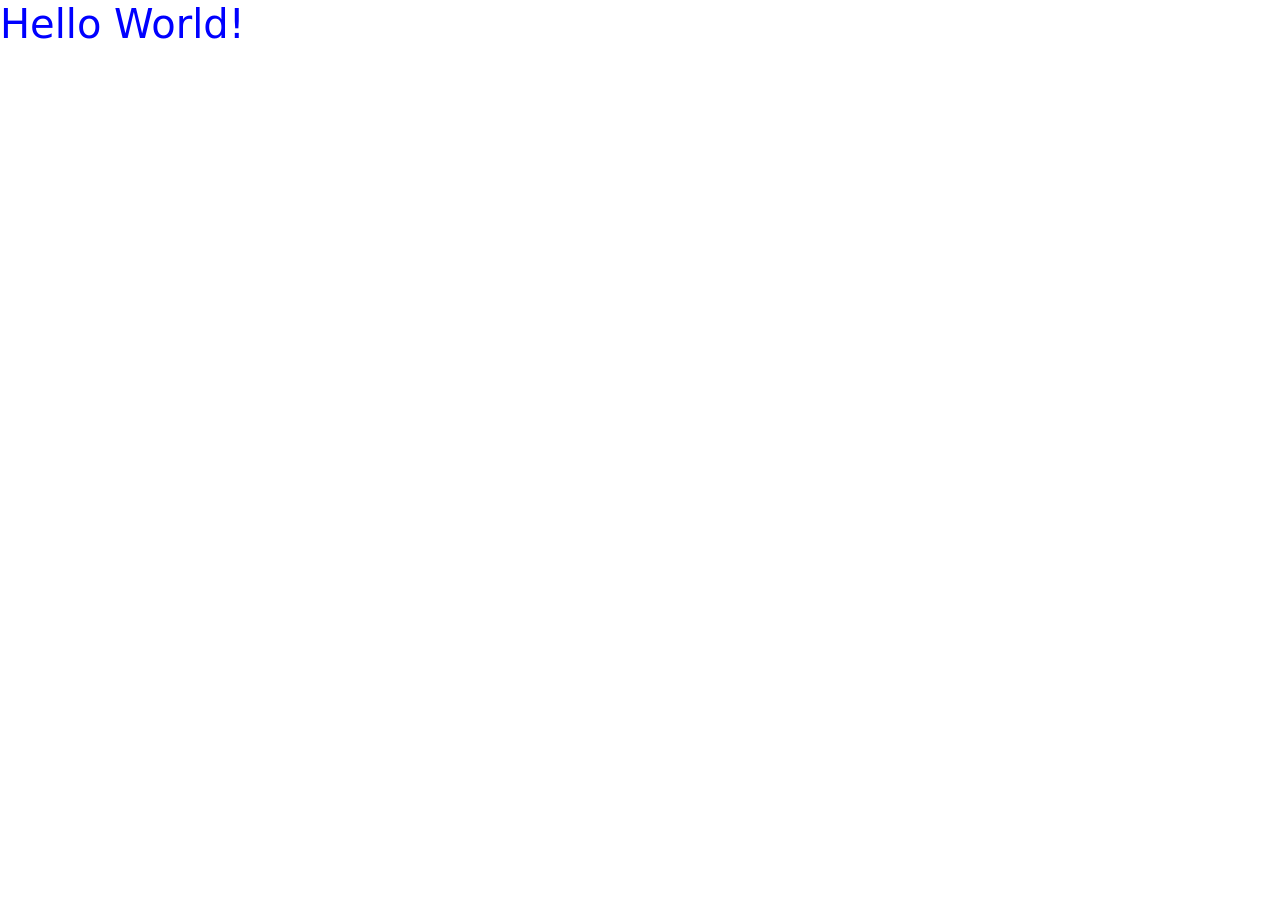
<file: projects/boilerplate/index.html>
<!DOCTYPE html>
<html lang="en">

<head>
    <meta charset="UTF-8">
    <meta name="viewport" content="width=device-width, initial-scale=1.0">
    <title>Document</title>
    <meta name="description" content="">
    <link href="https://cdn.jsdelivr.net/npm/bootstrap@5.3.8/dist/css/bootstrap.min.css" rel="stylesheet"
        integrity="sha384-sRIl4kxILFvY47J16cr9ZwB07vP4J8+LH7qKQnuqkuIAvNWLzeN8tE5YBujZqJLB" crossorigin="anonymous">
    <link rel="stylesheet" href="css/style.css">
    <script src="https://cdn.jsdelivr.net/npm/@popperjs/core@2.11.8/dist/umd/popper.min.js"
        integrity="sha384-I7E8VVD/ismYTF4hNIPjVp/Zjvgyol6VFvRkX/vR+Vc4jQkC+hVqc2pM8ODewa9r"
        crossorigin="anonymous"></script>
    <script src="https://cdn.jsdelivr.net/npm/bootstrap@5.3.8/dist/js/bootstrap.min.js"
        integrity="sha384-G/EV+4j2dNv+tEPo3++6LCgdCROaejBqfUeNjuKAiuXbjrxilcCdDz6ZAVfHWe1Y"
        crossorigin="anonymous"></script>
</head>

<body>
    <h1> Hello World!</h1>

</body>

</html>
</file>
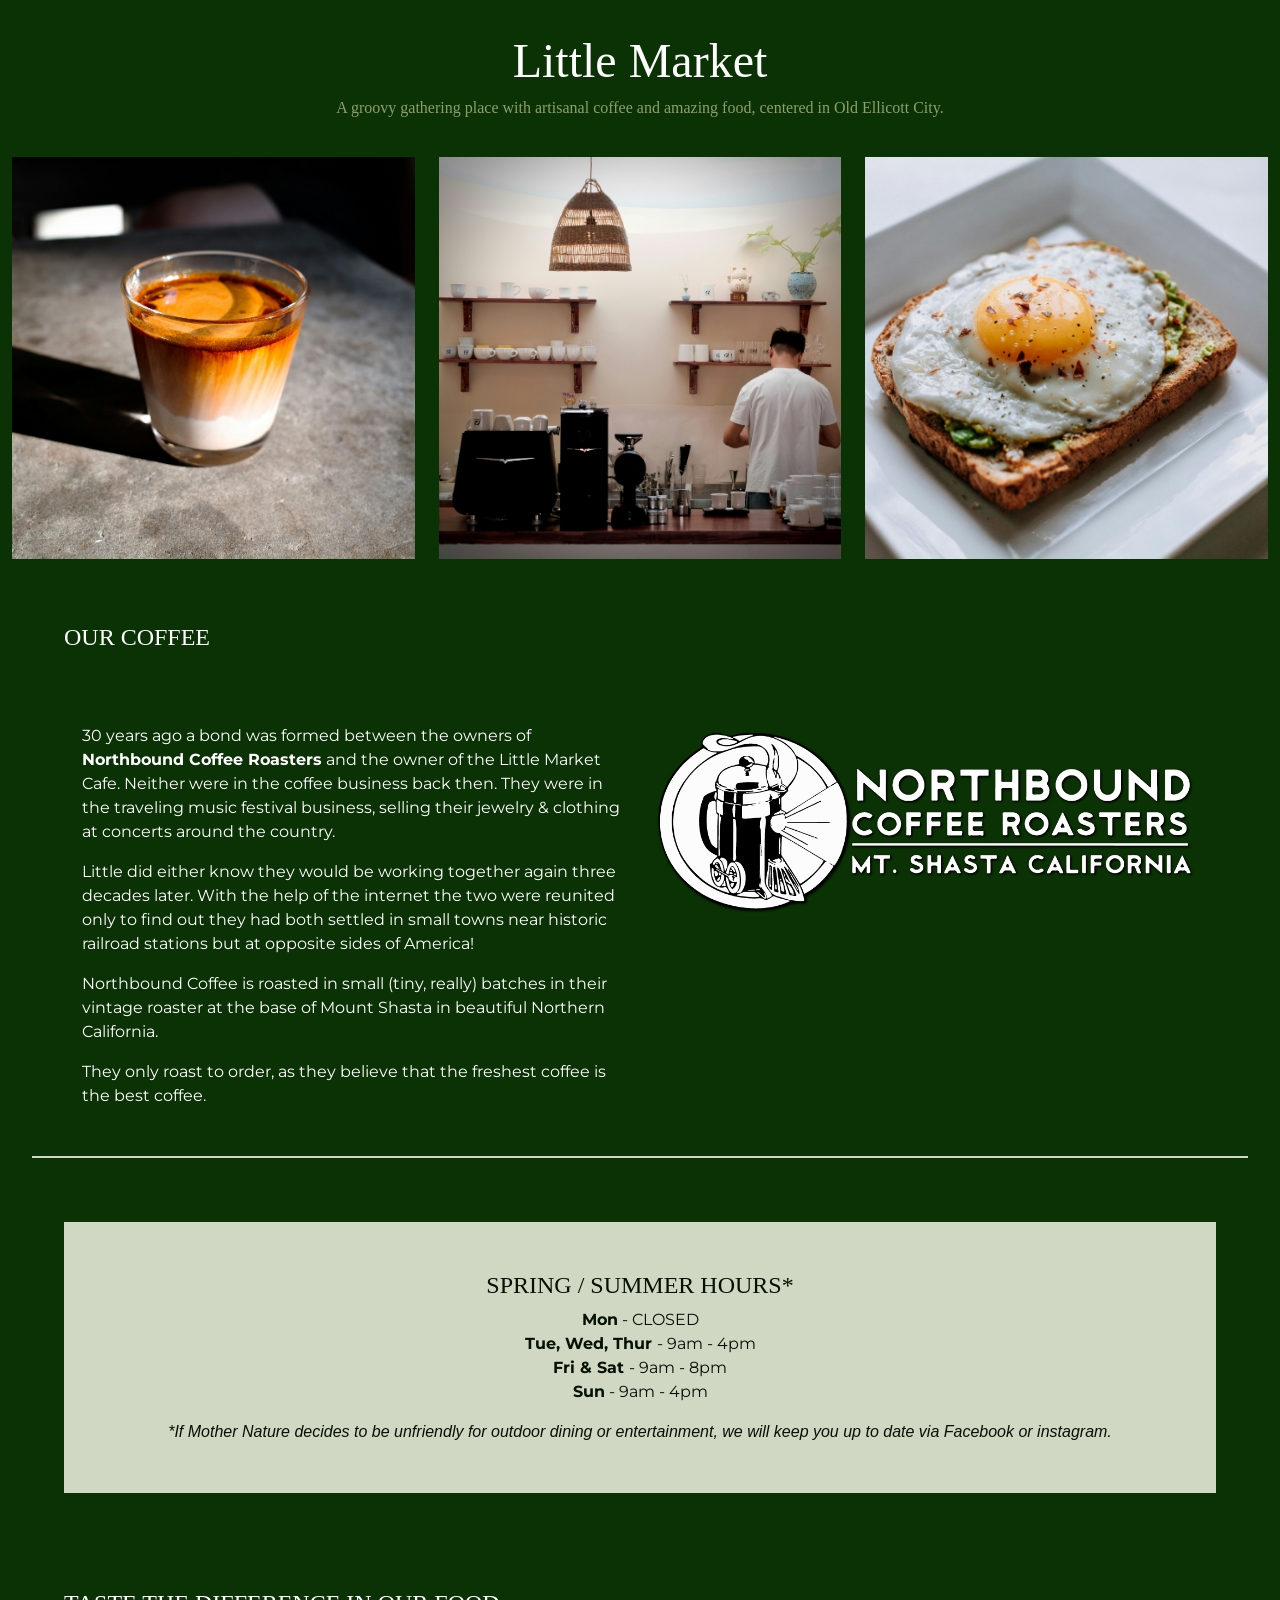
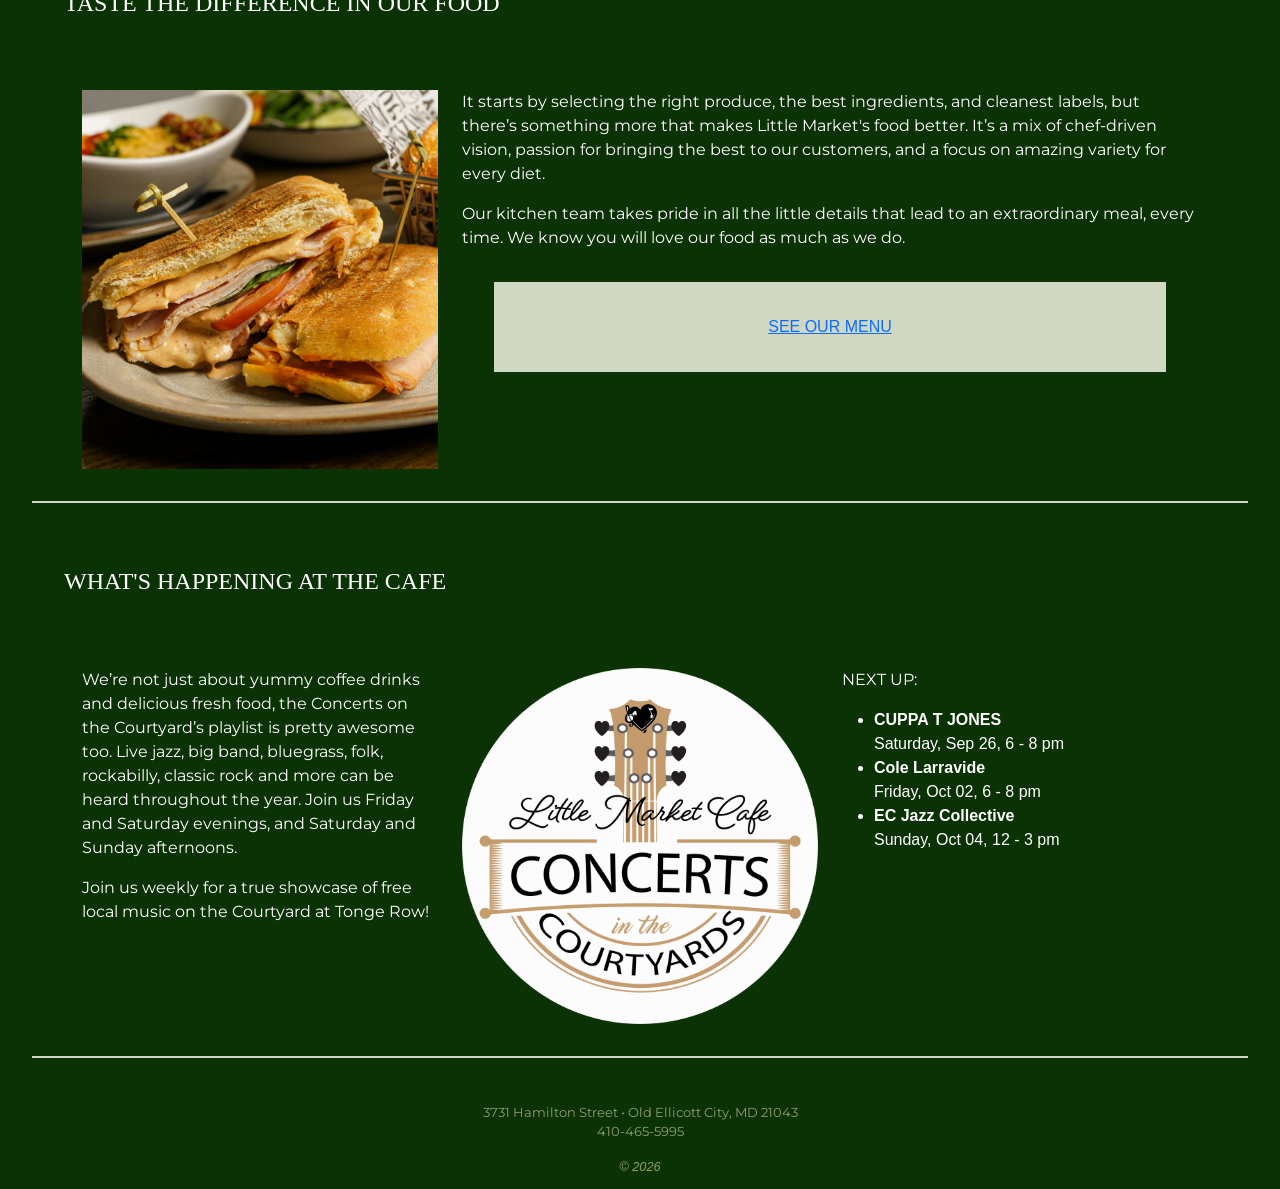
<file: projects/business-page/index.html>
<!DOCTYPE html>
<html lang="en">
<head>
    <meta charset="UTF-8">
    <meta name="viewport" content="width=device-width, initial-scale=1.0">
    <title>Little Market</title>
    <meta name="description"
        content="Little Market is a groovy gathering place with artisanal coffee and amazing food, centered in Old Ellicott City.">
    <link rel="preconnect" href="https://fonts.googleapis.com">
    <link rel="preconnect" href="https://fonts.gstatic.com" crossorigin>
    <link href="https://fonts.googleapis.com/css2?family=Montserrat:ital,wght@0,100..900;1,100..900&display=swap"
        rel="stylesheet">
    <link href="https://cdn.jsdelivr.net/npm/bootstrap@5.3.8/dist/css/bootstrap.min.css" rel="stylesheet"
        integrity="sha384-sRIl4kxILFvY47J16cr9ZwB07vP4J8+LH7qKQnuqkuIAvNWLzeN8tE5YBujZqJLB" crossorigin="anonymous">
    <link rel="stylesheet" href="css/style.css">
    <script src="https://cdn.jsdelivr.net/npm/@popperjs/core@2.11.8/dist/umd/popper.min.js"
        integrity="sha384-I7E8VVD/ismYTF4hNIPjVp/Zjvgyol6VFvRkX/vR+Vc4jQkC+hVqc2pM8ODewa9r"
        crossorigin="anonymous"></script>
    <script src="https://cdn.jsdelivr.net/npm/bootstrap@5.3.8/dist/js/bootstrap.min.js"
        integrity="sha384-G/EV+4j2dNv+tEPo3++6LCgdCROaejBqfUeNjuKAiuXbjrxilcCdDz6ZAVfHWe1Y"
        crossorigin="anonymous"></script>
</head>
<body>
    <header class="container-fluid">
        <div class="row align-items-end">
            <h1>Little Market</h1>
            <h2>A groovy gathering place with artisanal coffee and amazing food, centered in Old Ellicott City.</h2>
        </div>
    </header>
    <main>
        <section class="container-fluid">
            <div class="row">
                <div class="col-md-4">
                    <img src="img/coffee-01.jpg" alt="A cup of bright orange coffee." class="img-fluid">
                </div>
                <div class="col-md-4">
                    <img src="img/interior-02.jpg" alt="An employee brewing coffee." class="img-fluid">
                </div>
                <div class="col-md-4">
                    <img src="img/food-01.jpg" alt="A fried egg on toast." class="img-fluid">
                </div>
            </div>
        </section>
        <div class="container-2">
            <h3>Our coffee</h3>
        </div>
        <section>
            <div class="container">
                <div class="row">
                    <div class="col-md-6">
                        <p>30 years ago a bond was formed between the owners of <strong>Northbound Coffee
                                Roasters</strong>
                            and
                            the owner of the
                            Little Market Cafe. Neither were in the coffee business back then. They were in the
                            traveling
                            music
                            festival business, selling their jewelry & clothing at concerts around the country.</p>
                        <p>Little did either know they would be working together again three decades later. With the
                            help of
                            the
                            internet the two were reunited only to find out they had both settled in small towns near
                            historic
                            railroad stations but at opposite sides of America!</p>
                        <p>Northbound Coffee is roasted in small (tiny, really) batches in their vintage roaster at the
                            base
                            of
                            Mount Shasta in beautiful Northern California.</p>
                        <p>They only roast to order, as they believe that the freshest coffee is the best coffee.</p>
                    </div>
                    <div class="col-md-6">
                        <img src="img/northbound.png" alt="Northbound Coffee Roasters logo" class="img-fluid">
                    </div>
                </div>
            </div>
        </section>
        <section class="container-divider">
        </section>
        <section>
            <div class="container-hours">
                <h3>SPRING / SUMMER HOURS*</h3>
                <p><b>Mon</b> - CLOSED
                    <br><b>Tue, Wed, Thur </b>- 9am - 4pm
                    <br><b>Fri & Sat </b>- 9am - 8pm
                    <br><b>Sun</b> - 9am - 4pm
                </p>
                <em>*If Mother Nature decides to be unfriendly for outdoor dining or entertainment, we will keep you up
                    to
                    date
                    via
                    Facebook or instagram. </em>
            </div>
        </section>
        <section>
            <div class="container-2">
                <h3>Taste the difference in our food</h3>
            </div>
            <div class="container">
                <div class="row">
                    <div class="col-md-4">
                        <img src="img/food-02.jpg" alt="A delicious sandwich" class="img-fluid">
                    </div>
                    <div class="col-md-8">
                        <p>It starts by selecting the right produce, the best ingredients, and cleanest labels, but
                            there’s
                            something more that makes Little Market's food better. It’s a mix of chef-driven vision,
                            passion
                            for
                            bringing the best to our customers, and a focus on amazing variety for every diet.</p>
                        <p>Our kitchen team takes pride in all the little details that lead to an extraordinary meal,
                            every
                            time. We know you will love our food as much as we do.</p>
                        <div class="container-menu">
                            <a href="#">See our menu</a>
                        </div>
                    </div>
                </div>
            </div>
        </section>
        <section class="container-divider">
        </section>
        <section>
            <div class="container-2">
                <h3>What's happening at the Cafe</h3>
            </div>
            <div class="container">
                <div class="row">
                    <div class="col-md-4">
                        <p>We’re not just about yummy coffee drinks and delicious fresh food, the Concerts on the
                            Courtyard’s
                            playlist is pretty awesome too. Live jazz, big band, bluegrass, folk, rockabilly, classic
                            rock
                            and
                            more can be heard throughout the year. Join us Friday and Saturday evenings, and Saturday
                            and
                            Sunday
                            afternoons.</p>
                        <p>Join us weekly for a true showcase of free local music on the Courtyard at Tonge Row!</p>
                    </div>
                    <div class="col-md-4">
                        <img src="img/concerts.png" alt="Concerts in the Courtyard logo" class="img-fluid">
                    </div>
                    <div class="col-md-4">
                        <p>NEXT UP:</p>
                        <ul>
                            <li>
                                <strong>CUPPA T JONES</strong><br>
                                Saturday, Sep 26, 6 - 8 pm
                            </li>
                            <li><strong>Cole Larravide</strong><br>
                                Friday, Oct 02, 6 - 8 pm
                            </li>
                            <li><strong>EC Jazz Collective</strong><br>
                                Sunday, Oct 04, 12 - 3 pm
                            </li>
                        </ul>
                    </div>
                </div>
            </div>
        </section>
        <section class="container-divider">
        </section>
    </main>
    <footer>
        <p>3731 Hamilton Street • Old Ellicott City, MD 21043 <br>410-465-5995</p>
        <em>© 2026</em>
    </footer>
</body>
</html>
</file>
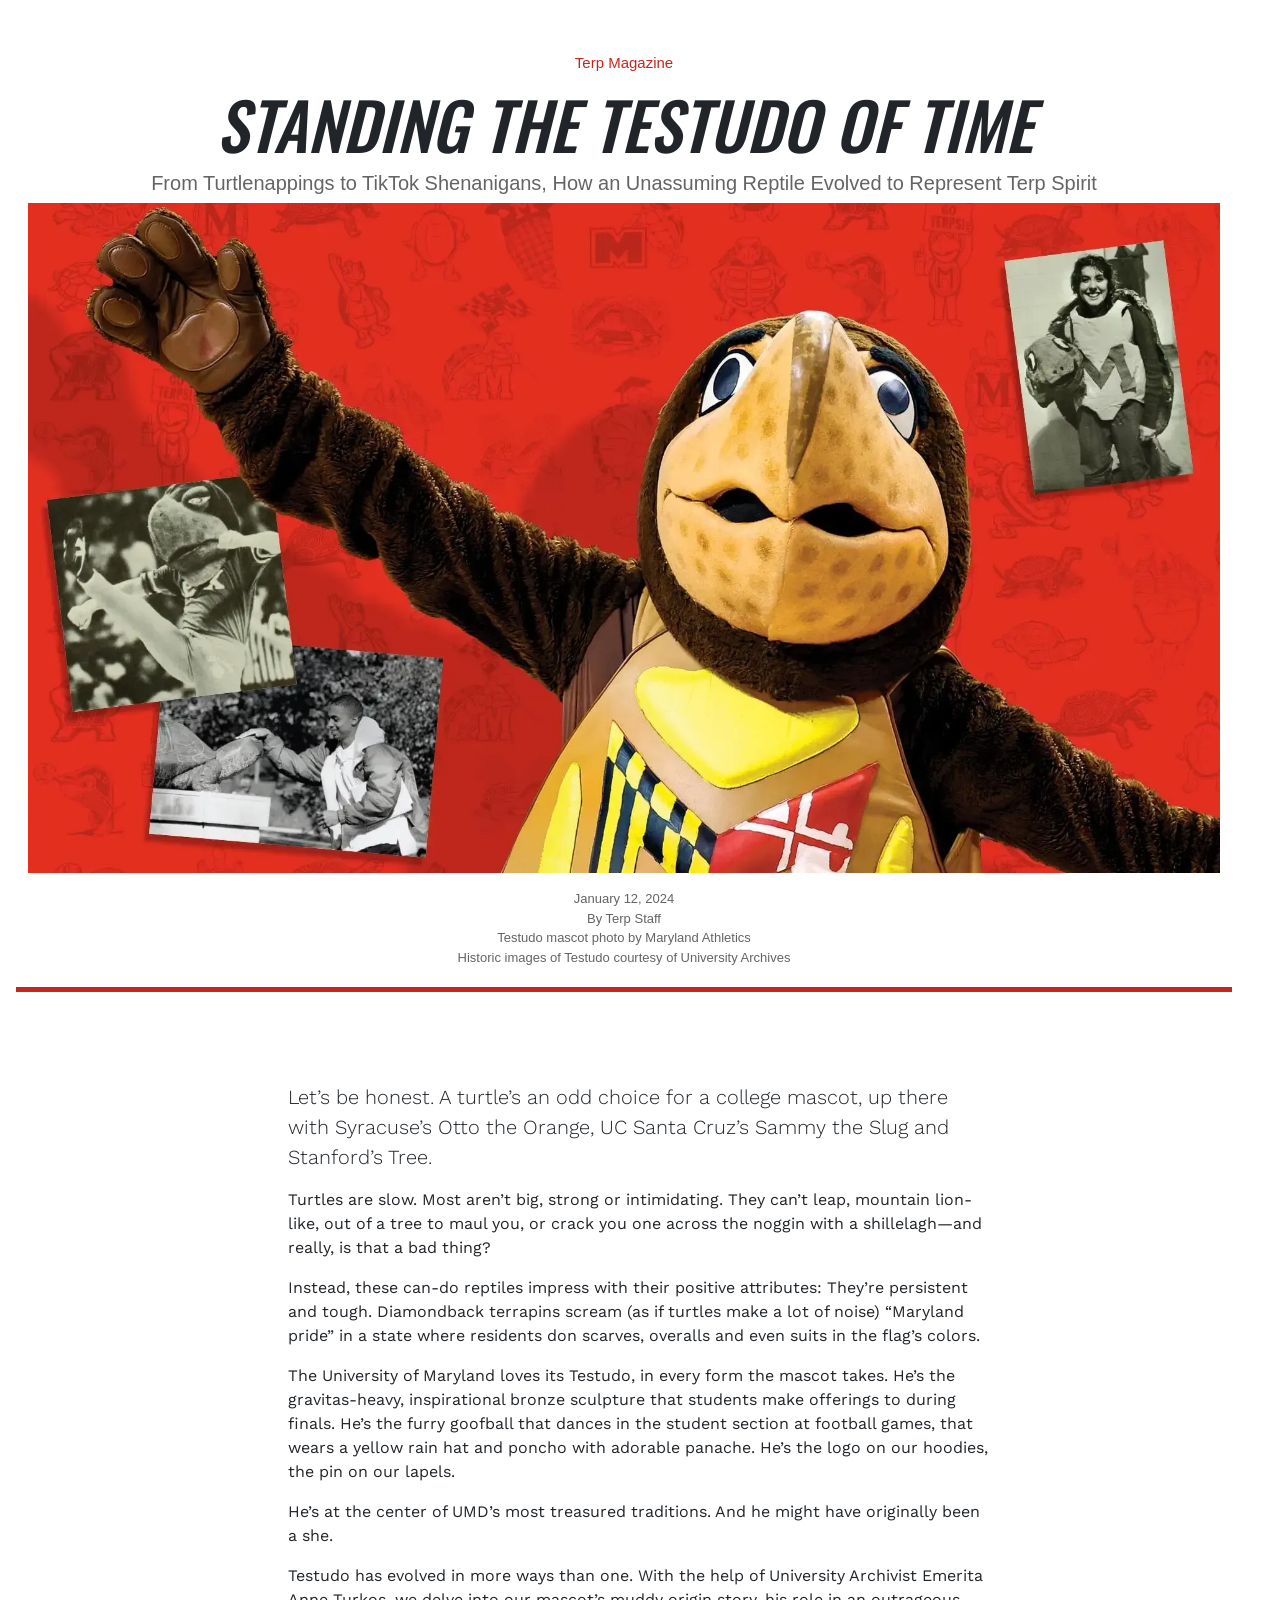
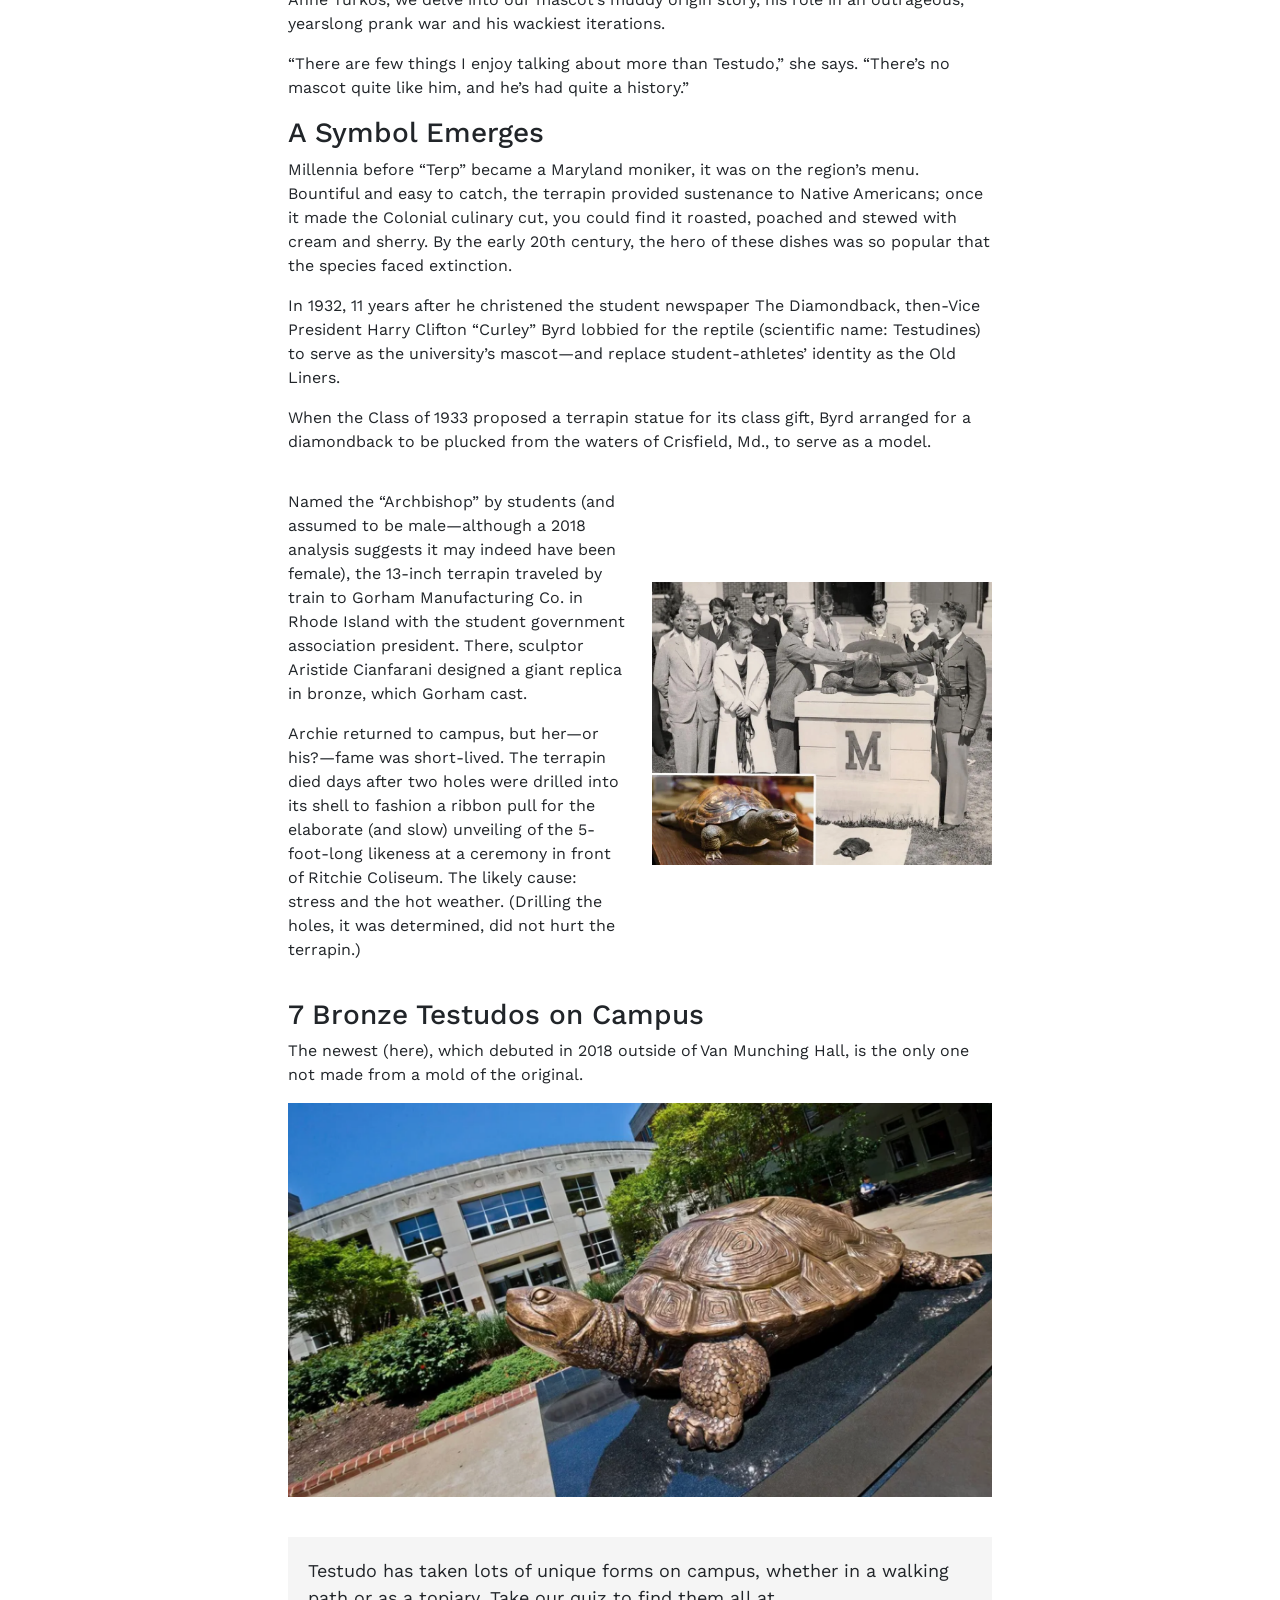
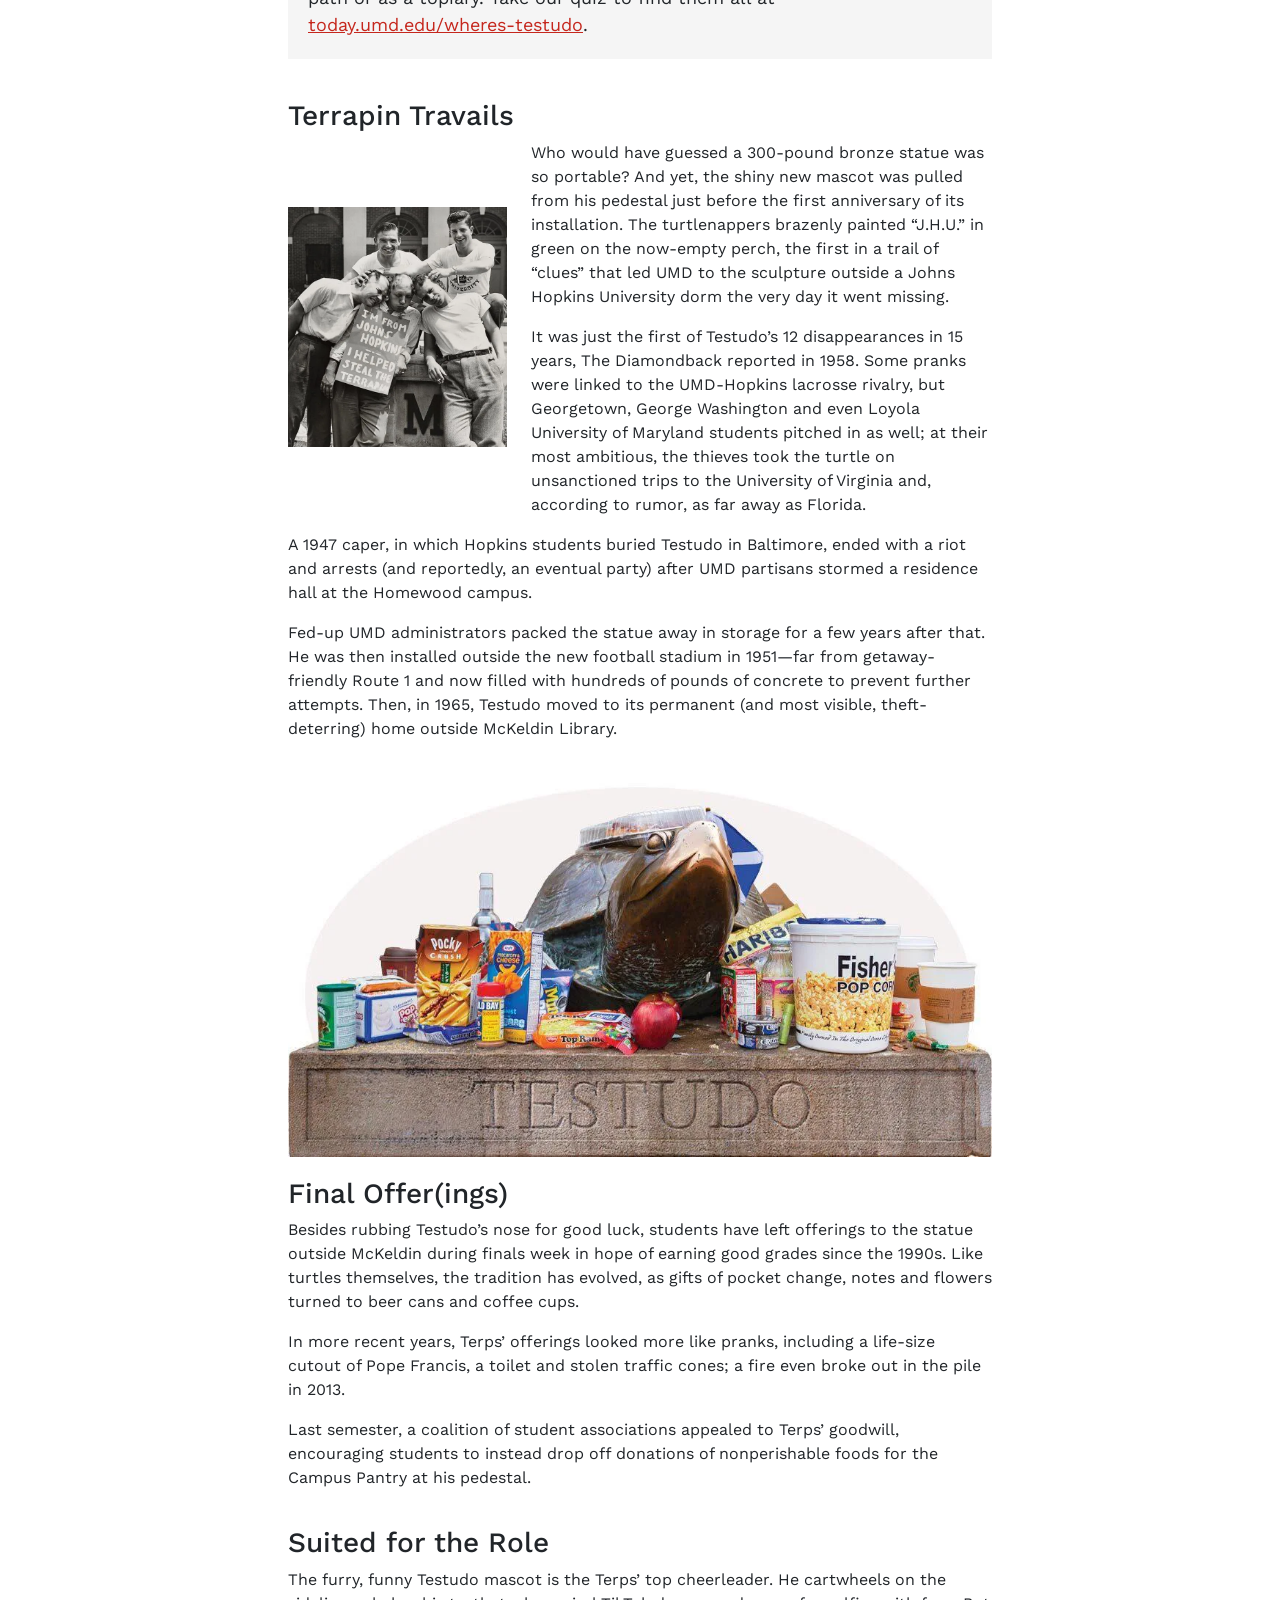
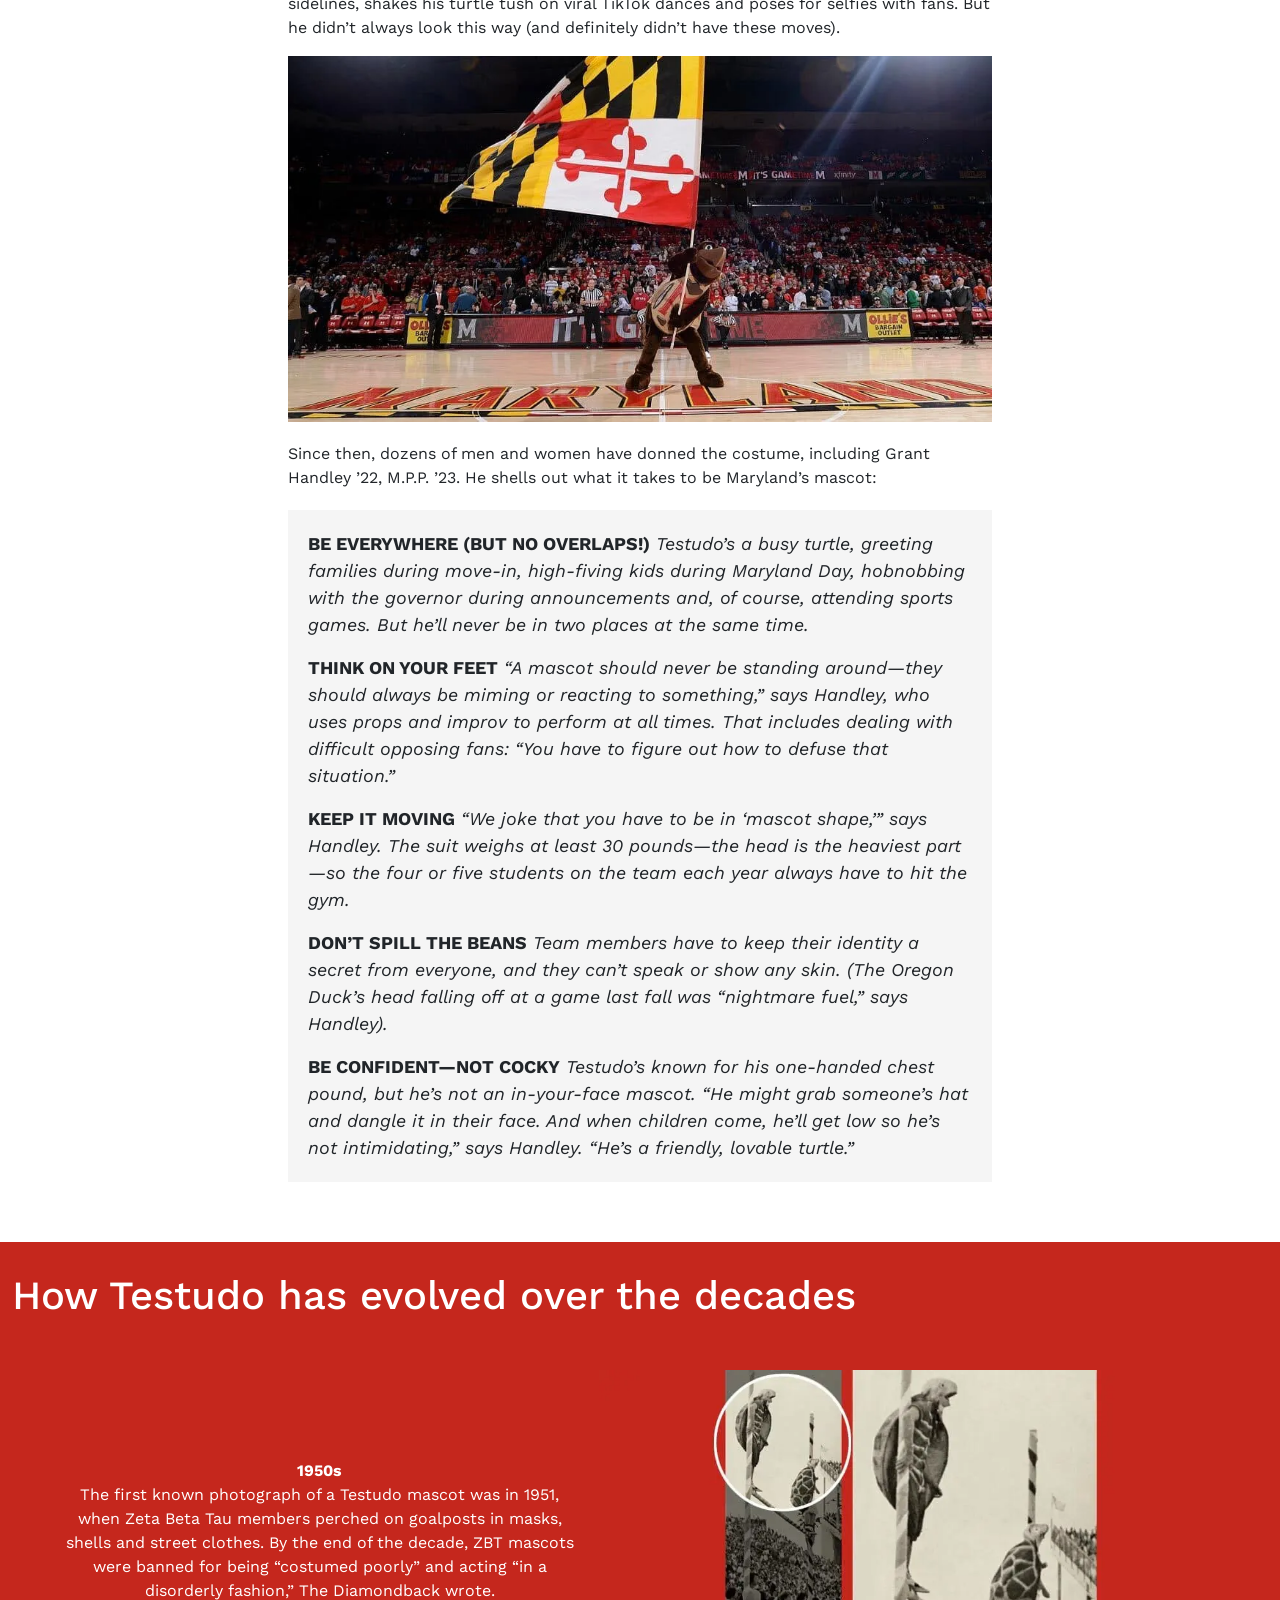
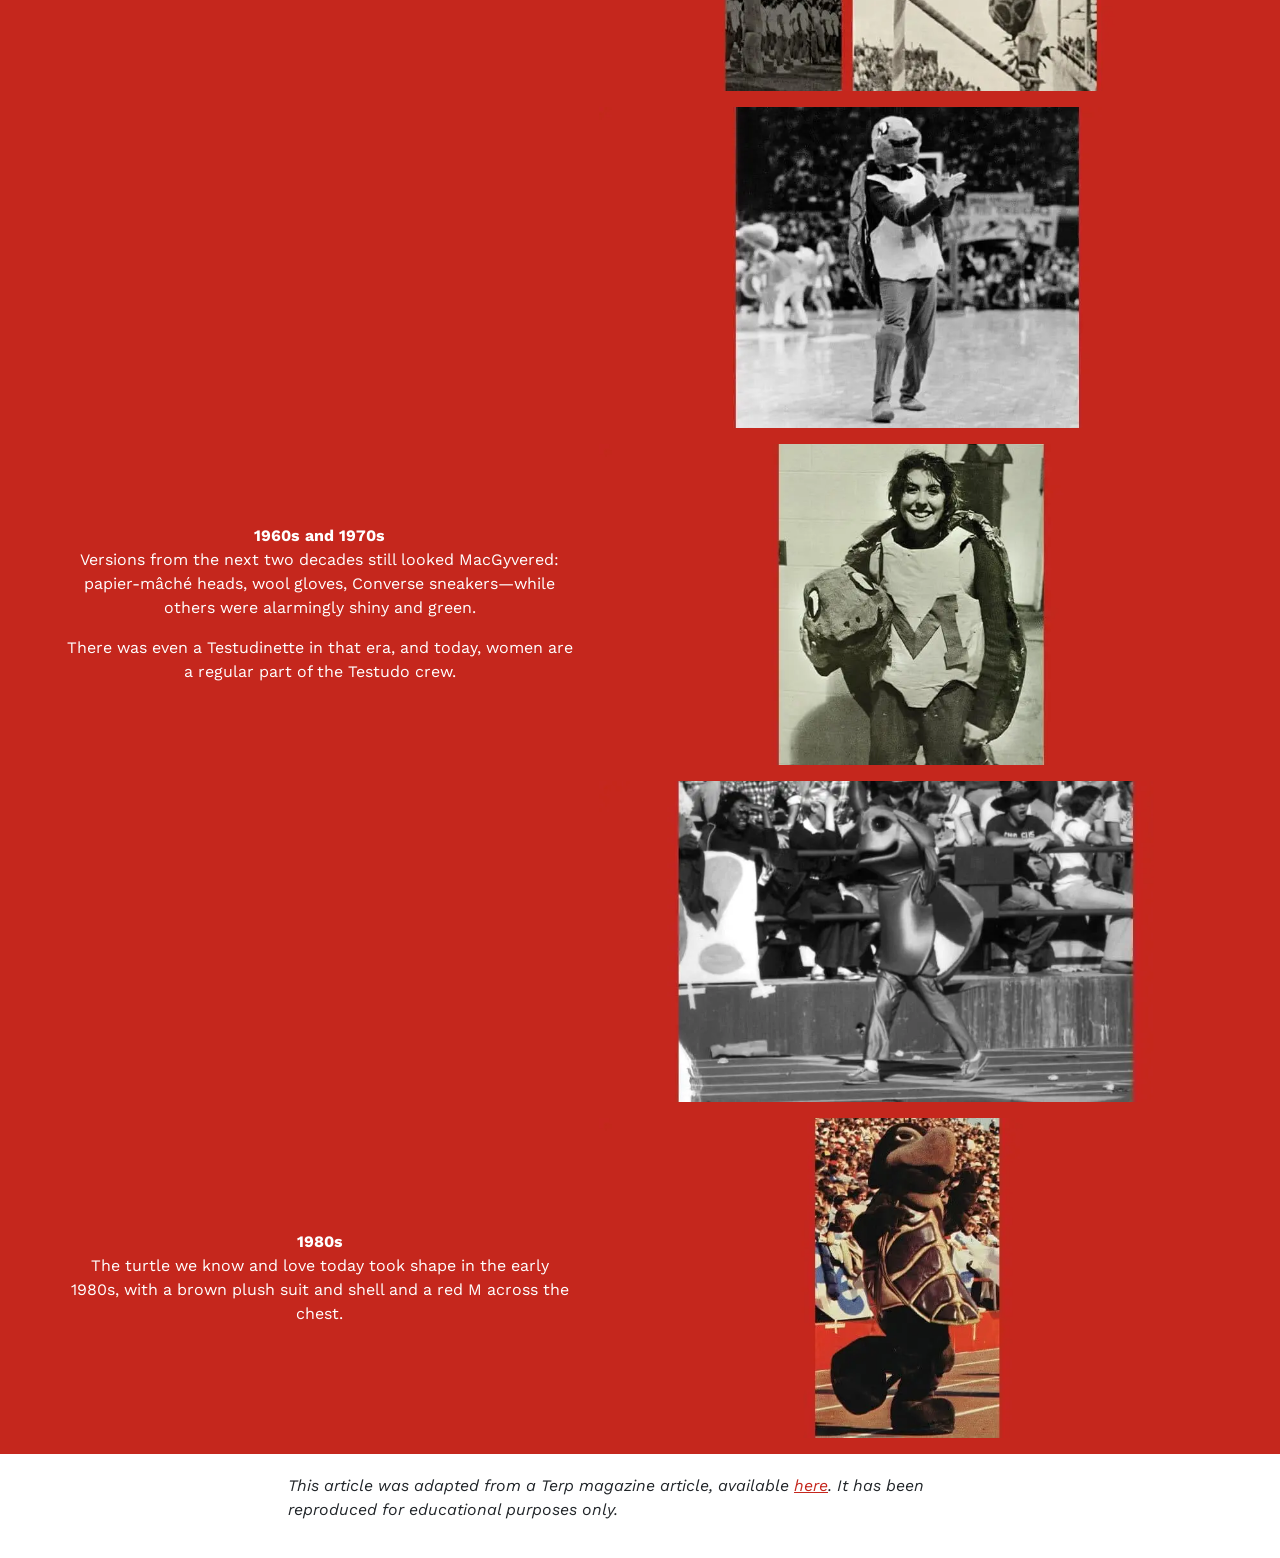
<file: projects/midterm-terps/index.html>
<!DOCTYPE html>
<html lang="en">

<head>
    <meta charset="UTF-8">
    <meta name="viewport" content="width=device-width, initial-scale=1.0">
    <!-- meta -->
    <title>Midterm Terps</title>
    <meta name="description" content="The origins of UMD's mascot, Testudo.">
    <!-- fonts -->
    <link rel="preconnect" href="https://fonts.googleapis.com">
    <link rel="preconnect" href="https://fonts.gstatic.com" crossorigin>
    <link href="https://fonts.googleapis.com/css2?family=Oswald:wght@200..700&display=swap" rel="stylesheet">
    <link href="https://cdn.jsdelivr.net/npm/bootstrap@5.3.8/dist/css/bootstrap.min.css" rel="stylesheet"
        integrity="sha384-sRIl4kxILFvY47J16cr9ZwB07vP4J8+LH7qKQnuqkuIAvNWLzeN8tE5YBujZqJLB" crossorigin="anonymous">
    <link rel="preconnect" href="https://fonts.googleapis.com">
    <link rel="preconnect" href="https://fonts.gstatic.com" crossorigin>
    <link href="https://fonts.googleapis.com/css2?family=Work+Sans:ital,wght@0,100..900;1,100..900&display=swap"
        rel="stylesheet">
    <!-- css -->
    <link rel="stylesheet" href="css/style.css">
    <!-- js -->
    <script src="https://cdn.jsdelivr.net/npm/@popperjs/core@2.11.8/dist/umd/popper.min.js"
        integrity="sha384-I7E8VVD/ismYTF4hNIPjVp/Zjvgyol6VFvRkX/vR+Vc4jQkC+hVqc2pM8ODewa9r"
        crossorigin="anonymous"></script>
    <script src="https://cdn.jsdelivr.net/npm/bootstrap@5.3.8/dist/js/bootstrap.min.js"
        integrity="sha384-G/EV+4j2dNv+tEPo3++6LCgdCROaejBqfUeNjuKAiuXbjrxilcCdDz6ZAVfHWe1Y"
        crossorigin="anonymous"></script>
</head>

<body>
    <!-- header -->
    <header>
        <div class="container-fluid">
            <p class="overline">Terp Magazine</p>
            <h1><em>Standing the Testudo of Time</em></h1>
            <h2>From Turtlenappings to TikTok Shenanigans, How an Unassuming Reptile Evolved to Represent Terp Spirit
            </h2>
            <img src="img/testudo-hero.webp"
                alt="The Testudo mascot spreads his arms wide against a red background, surrounded by vintage photos of earlier Testudo costumes">
            <p class="byline">January 12, 2024<br>
                By Terp Staff<br>
                Testudo mascot photo by Maryland Athletics<br>
                Historic images of Testudo courtesy of University Archives</p>
        </div>
        <div class="border-bottom">
        </div>
    </header>
    <!-- main -->
    <main>
        <div class="container">
            <section>
                <p class="lead">Let’s be honest. A turtle’s an odd choice for a college mascot, up there with Syracuse’s
                    Otto
                    the Orange, UC
                    Santa
                    Cruz’s Sammy the Slug and Stanford’s Tree.</p>
                <p>Turtles are slow. Most aren’t big, strong or intimidating. They can’t leap, mountain lion-like, out
                    of a tree
                    to
                    maul
                    you, or crack you one across the noggin with a shillelagh—and really, is that a bad thing?</p>
                <p>Instead, these can-do reptiles impress with their positive attributes: They’re persistent and tough.
                    Diamondback
                    terrapins scream (as if turtles make a lot of noise) “Maryland pride” in a state where residents don
                    scarves,
                    overalls and even suits in the flag’s colors.</p>
                <p>The University of Maryland loves its Testudo, in every form the mascot takes. He’s the
                    gravitas-heavy,
                    inspirational
                    bronze sculpture that students make offerings to during finals. He’s the furry goofball that dances
                    in the
                    student
                    section at football games, that wears a yellow rain hat and poncho with adorable panache. He’s the
                    logo on
                    our
                    hoodies, the pin on our lapels.</p>
                <p>He’s at the center of UMD’s most treasured traditions. And he might have originally been a she.</p>
                <p>Testudo has evolved in more ways than one. With the help of University Archivist Emerita Anne Turkos,
                    we
                    delve
                    into
                    our mascot’s muddy origin story, his role in an outrageous, yearslong prank war and his wackiest
                    iterations.
                </p>
                <p>“There are few things I enjoy talking about more than Testudo,” she says. “There’s no mascot quite
                    like him,
                    and
                    he’s
                    had quite a history.”</p>
            </section>
            <!-- -- -->
            <h3>A Symbol Emerges</h3>
            <p>Millennia before “Terp” became a Maryland moniker, it was on the region’s menu. Bountiful and easy to
                catch,
                the
                terrapin provided sustenance to Native Americans; once it made the Colonial culinary cut, you could find
                it
                roasted,
                poached and stewed with cream and sherry. By the early 20th century, the hero of these dishes was so
                popular
                that
                the species faced extinction.</p>
            <p>In 1932, 11 years after he christened the student newspaper The Diamondback, then-Vice President Harry
                Clifton
                “Curley” Byrd lobbied for the reptile (scientific name: Testudines) to serve as the university’s
                mascot—and
                replace
                student-athletes’ identity as the Old Liners.</p>
            <p>When the Class of 1933 proposed a terrapin statue for its class gift, Byrd arranged for a diamondback to
                be
                plucked
                from the waters of Crisfield, Md., to serve as a model.</p>
        </div>
        <!-- -- -->
        <div class="container">
            <div class="row">
                <div class="col-6">
                    <p>Named the “Archbishop” by students (and assumed to be male—although a 2018 analysis suggests
                        it
                        may
                        indeed
                        have
                        been
                        female), the 13-inch terrapin traveled by train to Gorham Manufacturing Co. in Rhode Island with
                        the
                        student
                        government association president. There, sculptor Aristide Cianfarani designed a giant replica
                        in
                        bronze,
                        which
                        Gorham cast. </p>
                    <p>
                        Archie returned to campus, but her—or his?—fame was short-lived. The terrapin
                        died
                        days after two
                        holes
                        were
                        drilled
                        into its shell to fashion a ribbon pull for the elaborate (and slow) unveiling of the
                        5-foot-long
                        likeness
                        at a
                        ceremony in front of Ritchie Coliseum. The likely cause: stress and the hot weather. (Drilling
                        the
                        holes, it
                        was
                        determined, did not hurt the terrapin.)</p>
                </div>
                <div class="col-6">
                    <img src="img/02-taxidermy.webp"
                        alt="Black-and-white photo of two men shaking hands above the new bronze terrapin statue as a crowd watches, with an inset of the preserved diamondback terrapin that served as its model”">
                </div>
            </div>
        </div>
        <!-- -- -->
        <section class="container">
            <h3>7 Bronze Testudos on Campus</h3>
            <p>The newest (here), which debuted in 2018 outside of Van Munching Hall, is the only one not made from a
                mold
                of
                the
                original.</p>
            <img src="img/04-bronze.png" alt="Bronze Testudo statue on a dark stone pedestal outside Van Munching Hall">
            <!-- -- -->
            <div class="box">
                <p>Testudo has taken lots of unique forms on campus, whether in a walking path or as a topiary. Take our
                    quiz to
                    find
                    them all at <a href="https://today.umd.edu/wheres-testudo"
                        target="_blank">today.umd.edu/wheres-testudo</a>.</p>
            </div>
        </section>
        <!-- -- -->
        <section>
            <div class="container">
                <h3>Terrapin Travails</h3>
                <!-- -- -->
                <div class="row">
                    <div class="col-4">
                        <img src="img/03-hopkins.webp"
                            alt="Five students pose with a sign that reads “I’m from Johns Hopkins, I helped steal the terrapin”">
                    </div>
                    <!-- -- -->
                    <div class="col-8">
                        <p>Who would have guessed a 300-pound bronze statue was so portable? And yet, the shiny new
                            mascot was
                            pulled
                            from
                            his
                            pedestal just before the first anniversary of its installation. The turtlenappers
                            brazenly
                            painted
                            “J.H.U.”
                            in
                            green
                            on the now-empty perch, the first in a trail of “clues” that led UMD to the sculpture
                            outside a Johns
                            Hopkins
                            University dorm the very day it went missing.</p>
                        <p>It was just the first of Testudo’s 12 disappearances in 15 years, The Diamondback
                            reported in
                            1958. Some
                            pranks
                            were
                            linked to the UMD-Hopkins lacrosse rivalry, but Georgetown, George Washington and even
                            Loyola University
                            of
                            Maryland
                            students pitched in as well; at their most ambitious, the thieves took the turtle on
                            unsanctioned trips
                            to
                            the
                            University of Virginia and, according to rumor, as far away as Florida.</p>
                    </div>
                    <!-- -- -->
                    <p>A 1947 caper, in which Hopkins students buried Testudo in Baltimore, ended with a riot
                        and
                        arrests (and
                        reportedly,
                        an eventual party) after UMD partisans stormed a residence hall at the Homewood campus.
                    </p>
                    <p>Fed-up UMD administrators packed the statue away in storage for a few years after that.
                        He
                        was then
                        installed
                        outside
                        the new football stadium in 1951—far from getaway-friendly Route 1 and now filled with
                        hundreds of
                        pounds of
                        concrete to prevent further attempts. Then, in 1965, Testudo moved to its permanent (and
                        most visible,
                        theft-deterring) home outside McKeldin Library.</p>
                </div>
            </div>
            </div>
        </section>
        <!-- -- -->
        <section class="container">
            <img src="img/05-offerings.webp"
                alt="The Testudo statue outside McKeldin Library piled with finals-week offerings, including snacks, a popcorn tin, drinks and coffee cups">
            <h3>Final Offer(ings)</h3>
            <p>Besides rubbing Testudo’s nose for good luck, students have left offerings to the statue outside McKeldin
                during
                finals week in hope of earning good grades since the 1990s. Like turtles themselves, the tradition has
                evolved,
                as
                gifts of pocket change, notes and flowers turned to beer cans and coffee cups.</p>
            <p>In more recent years, Terps’ offerings looked more like pranks, including a life-size cutout of Pope
                Francis,
                a
                toilet and stolen traffic cones; a fire even broke out in the pile in 2013.</p>
            <p>Last semester, a coalition of student associations appealed to Terps’ goodwill, encouraging students to
                instead
                drop
                off donations of nonperishable foods for the Campus Pantry at his pedestal.</p>
        </section>
        <!-- -- -->
        <section class="container">
            <h3>Suited for the Role</h3>
            <p>The furry, funny Testudo mascot is the Terps’ top cheerleader. He cartwheels on the sidelines, shakes his
                turtle
                tush
                on viral TikTok dances and poses for selfies with fans. But he didn’t always look this way (and
                definitely
                didn’t
                have these moves).</p>
            <img src="img/08-mascot.webp"
                alt="Testudo waves a giant Maryland flag at center court during a basketball game">
            <p>Since then, dozens of men and women have donned the costume, including Grant Handley ’22, M.P.P. ’23. He
                shells
                out
                what it takes to be Maryland’s mascot:</p>
            <!-- -- -->
            <div class="box">
                <p><strong>BE EVERYWHERE (BUT NO OVERLAPS!)</strong> <em>Testudo’s a busy turtle, greeting families
                        during
                        move-in,
                        high-fiving kids during
                        Maryland Day, hobnobbing with the governor during announcements and, of course, attending sports
                        games.
                        But
                        he’ll
                        never be in two places at the same time.</em></p>
                <p><strong>THINK ON YOUR FEET</strong> <em>“A mascot should never be standing around—they should always
                        be
                        miming or
                        reacting to something,”
                        says Handley, who uses props and improv to perform at all times. That includes dealing with
                        difficult
                        opposing
                        fans:
                        “You have to figure out how to defuse that situation.”</em></p>
                <p><strong>KEEP IT MOVING</strong> <em>“We joke that you have to be in ‘mascot shape,’” says Handley.
                        The
                        suit
                        weighs at
                        least 30 pounds—the
                        head is the heaviest part—so the four or five students on the team each year always have to hit
                        the
                        gym.</em>
                </p>
                <p><strong>DON’T SPILL THE BEANS</strong> <em>Team members have to keep their identity a secret from
                        everyone,
                        and
                        they
                        can’t speak or show
                        any skin. (The Oregon Duck’s head falling off at a game last fall was “nightmare fuel,” says
                        Handley).</em>
                </p>
                <p><strong>BE CONFIDENT—NOT COCKY</strong> <em>Testudo’s known for his one-handed chest pound, but he’s
                        not
                        an
                        in-your-face mascot. “He might
                        grab someone’s hat and dangle it in their face. And when children come, he’ll get low so he’s
                        not
                        intimidating,”
                        says Handley. “He’s a friendly, lovable turtle.”</em></p>
            </div>
        </section>
        <!-- // -->
        <section class="timeline">
            <section class="container-fluid">
                <h3>How Testudo has evolved over the decades</h3>
                <!-- -- -->
                <div class="row">
                    <div class="col-5">
                        <strong>1950s</strong>
                        <p>The first known photograph of a Testudo mascot was in 1951, when Zeta Beta Tau members
                            perched on
                            goalposts
                            in
                            masks,
                            shells and street clothes. By the end of the decade, ZBT mascots were banned for being
                            “costumed
                            poorly”
                            and
                            acting
                            “in a disorderly fashion,” The Diamondback wrote.</p>
                    </div>
                    <!-- -- -->
                    <div class="col-6">
                        <img src="img/mascot-50s.webp"
                            alt="1951 photos of Zeta Beta Tau members in turtle masks and shells perched on football goalposts">
                    </div>
                    <!-- -- -->
                    <div class="col-5">
                        <strong>1960s and 1970s</strong>
                        <p>Versions from the next two decades still looked MacGyvered: papier-mâché heads, wool gloves,
                            Converse
                            sneakers—while
                            others were alarmingly shiny and green.</p>
                        <p>There was even a Testudinette in that era, and today, women are a regular part of the Testudo
                            crew.
                        </p>
                    </div>
                    <!-- -- -->
                    <div class="col-6">
                        <img src="img/mascot-60s.webp"
                            alt="Black-and-white photo of a 1960s Testudo mascot with a papier-mâché head walking across a basketball court">
                        <img src="img/mascot-60sf.webp"
                            alt="A smiling woman wearing a homemade turtle costume with a large M on the front">
                        <img src="img/mascot-70s.webp"
                            alt="Black-and-white photo of a shiny 1970s turtle mascot costume walking along the sideline">
                    </div>
                    <!-- -- -->
                    <div class="col-5">
                        <strong>1980s</strong>
                        <p>The turtle we know and love today took shape in the early 1980s, with a brown plush suit and
                            shell
                            and a
                            red
                            M
                            across
                            the chest.</p>
                    </div>
                    <!-- -- -->
                    <div class="col-6">
                        <img src="img/mascot-80s.webp"
                            alt="The 1980s Testudo in a brown plush suit and shell, dancing on the track at a football game">
                    </div>
            </section>
        </section>
        <!-- footer -->
    </main>
    <footer>
        <div class="container">
            <p><em>This article was adapted from a Terp magazine article, available <a
                        href="https://terp.umd.edu/testudooftime">here</a>. It has been reproduced for educational
                    purposes
                    only.</em>
            </p>
        </div>
    </footer>
</body>
</file>
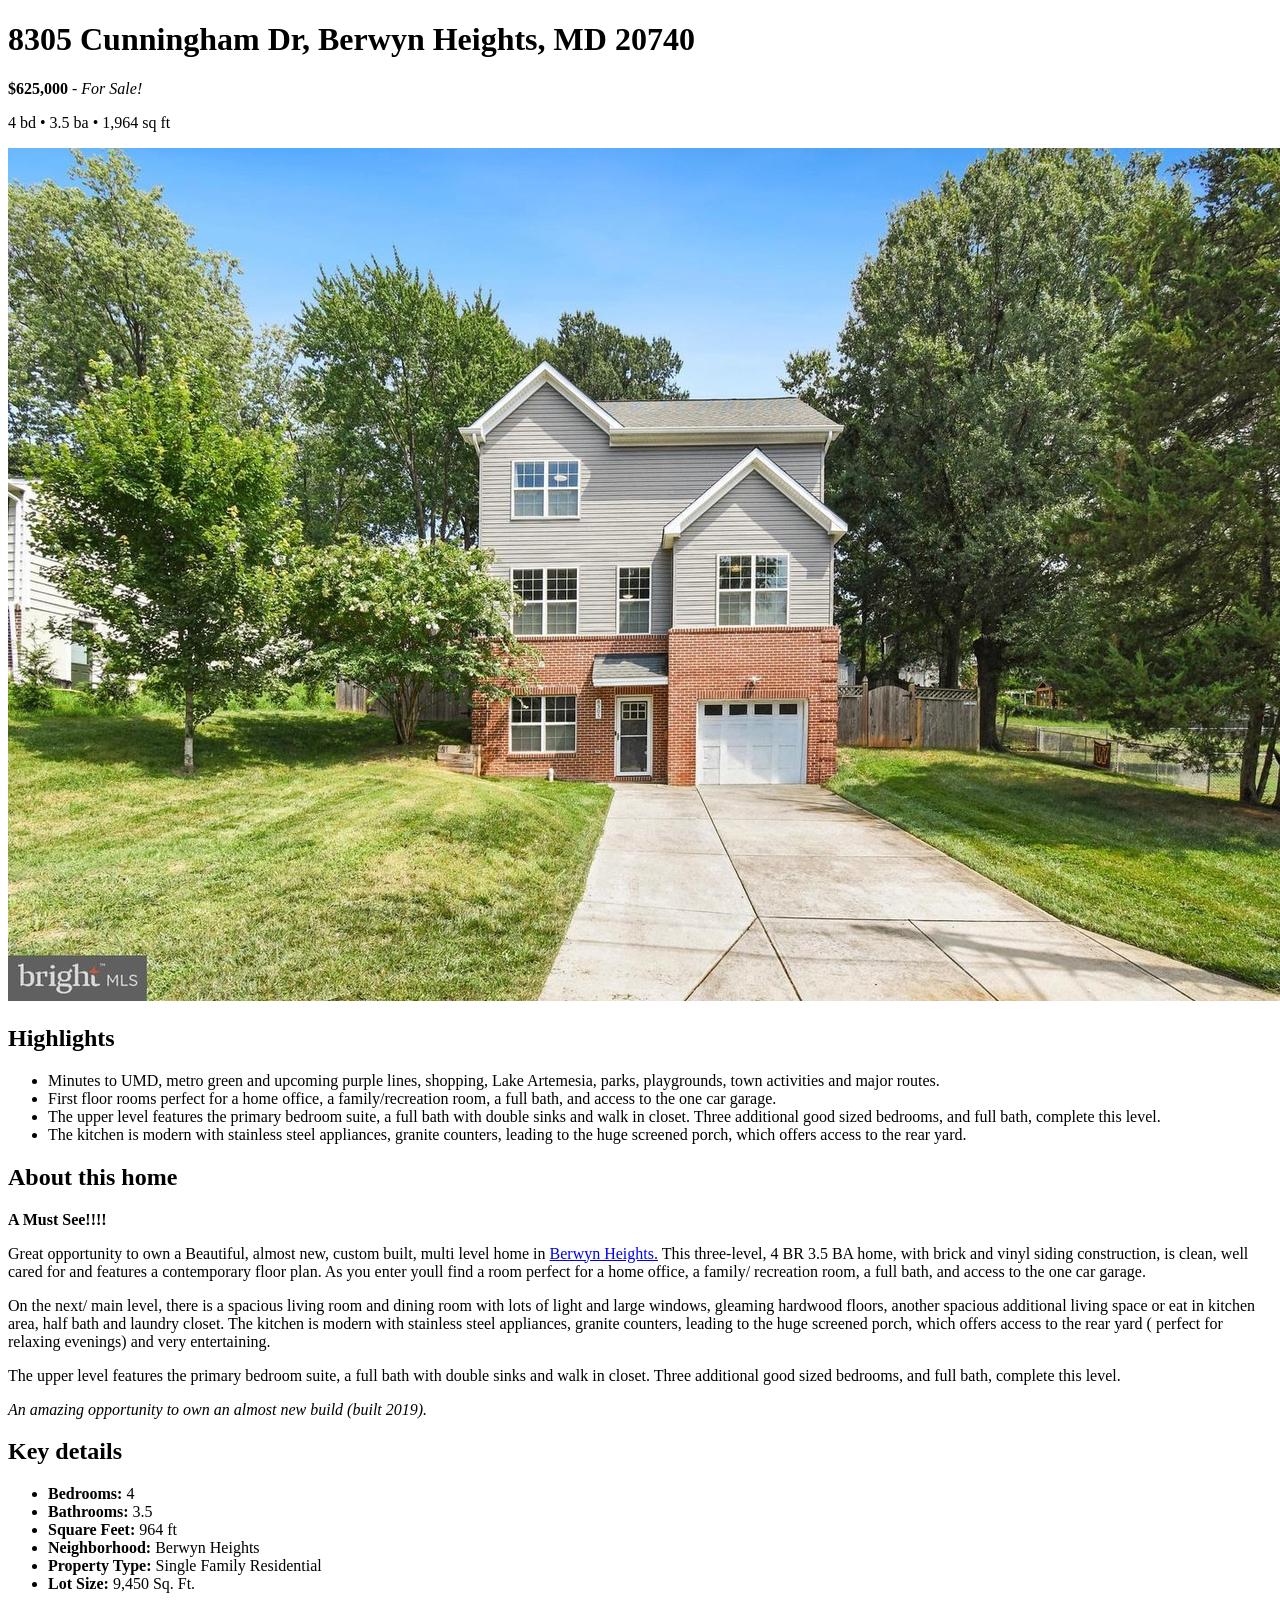
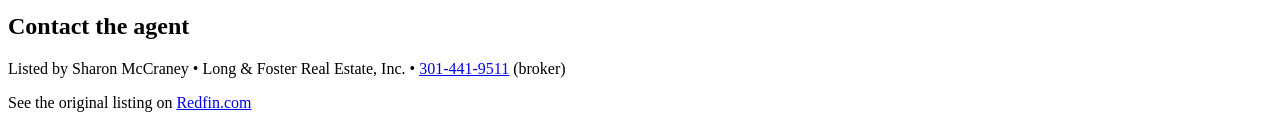
<file: projects/real-estate/index.html>
<!DOCTYPE html>
<html lang="en">

<head>
    <meta charset="UTF-8">
    <meta name="viewport" content="width=device-width, initial-scale=1.0">
    <title>8305 Cunningham Dr</title>
    <meta name="description"
        content="Great opportunity to own a Beautiful, almost new, custom built, multi level home in Berwyn Heights. Minutes to UMD, metro green and upcoming purple lines, shopping, Lake Artemesia, parks, playgrounds, town activities and major routes.">
</head>

<body>
    <header>
        <h1> 8305 Cunningham Dr, Berwyn Heights, MD 20740</h1>
        <p><strong>$625,000</strong> - <em>For Sale!</em></p>
        <p>4 bd • 3.5 ba • 1,964 sq ft</p>
        <img src="img/cunningham-exterior.jpg"
            alt="A cute rectangular home amidst trees in a quaint suburban neighborhood!">
    </header>
    <main>
        <section>
            <h2>Highlights</h2>
            <ul>
                <li>Minutes to UMD, metro green and upcoming purple lines, shopping, Lake Artemesia, parks,
                    playgrounds,
                    town activities and major routes.</li>
                <li>First floor rooms perfect for a home office, a family/recreation room, a full bath, and access
                    to
                    the one car garage.</li>
                <li>The upper level features the primary bedroom suite, a full bath with double sinks and walk in
                    closet. Three additional good sized bedrooms, and full bath, complete this level.</li>
                <li>The kitchen is modern with stainless steel appliances, granite counters, leading to the huge
                    screened porch, which offers access to the rear yard.</li>
            </ul>
        </section>
        <section>
            <h2>About this home</h2>
            <p>
                <strong>A Must See!!!!</strong>
            </p>
            <p>Great opportunity to own a Beautiful, almost new, custom built, multi
                level
                home in <a href="https://maps.app.goo.gl/qWU69pDkJcLadWe9A">Berwyn Heights.</a> This three-level, 4
                BR 3.5 BA home, with brick and
                vinyl siding construction, is clean, well cared for and features a contemporary floor plan. As you
                enter
                youll find a room perfect for a home office, a family/ recreation room, a full bath, and access to
                the
                one car garage.
            </p>
            <p> On the next/ main level, there is a spacious living room and dining room with lots of
                light and large windows, gleaming hardwood floors, another spacious additional living space or eat
                in
                kitchen area, half bath and laundry closet. The kitchen is modern with stainless steel appliances,
                granite counters, leading to the huge screened porch, which offers access to the rear yard ( perfect
                for
                relaxing evenings) and very entertaining.</p>
            <p>The upper level features the primary bedroom suite, a full bath
                with double sinks and walk in closet. Three additional good sized bedrooms, and full bath, complete
                this
                level.</p>
            <p><em>An amazing opportunity to own an almost new build (built 2019).</em></p>
        </section>
        <section>
            <h2>Key details</h2>
            <ul>
                <li><b>Bedrooms: </b>4</li>
                <li><b>Bathrooms: </b>3.5</li>
                <li><b>Square Feet: </b>964 ft</li>
                <li><b>Neighborhood: </b>Berwyn Heights</li>
                <li><b>Property Type: </b>Single Family Residential</li>
                <li><b>Lot Size: </b>9,450 Sq. Ft.</li>
            </ul>
        </section>
    </main>
    <footer>
        <h2>Contact the agent</h2>
        <p>Listed by Sharon McCraney • Long & Foster Real Estate, Inc. • <a href="tel:301-441-9511">301-441-9511</a>
            (broker)</p>
        <p>See the original listing on <a
                href="https://www.redfin.com/MD/Berwyn-Heights/8305-Cunningham-Dr-20740/home/11090764#property-details">Redfin.com</a>
        </p>
    </footer>

</body>

</html>
</file>
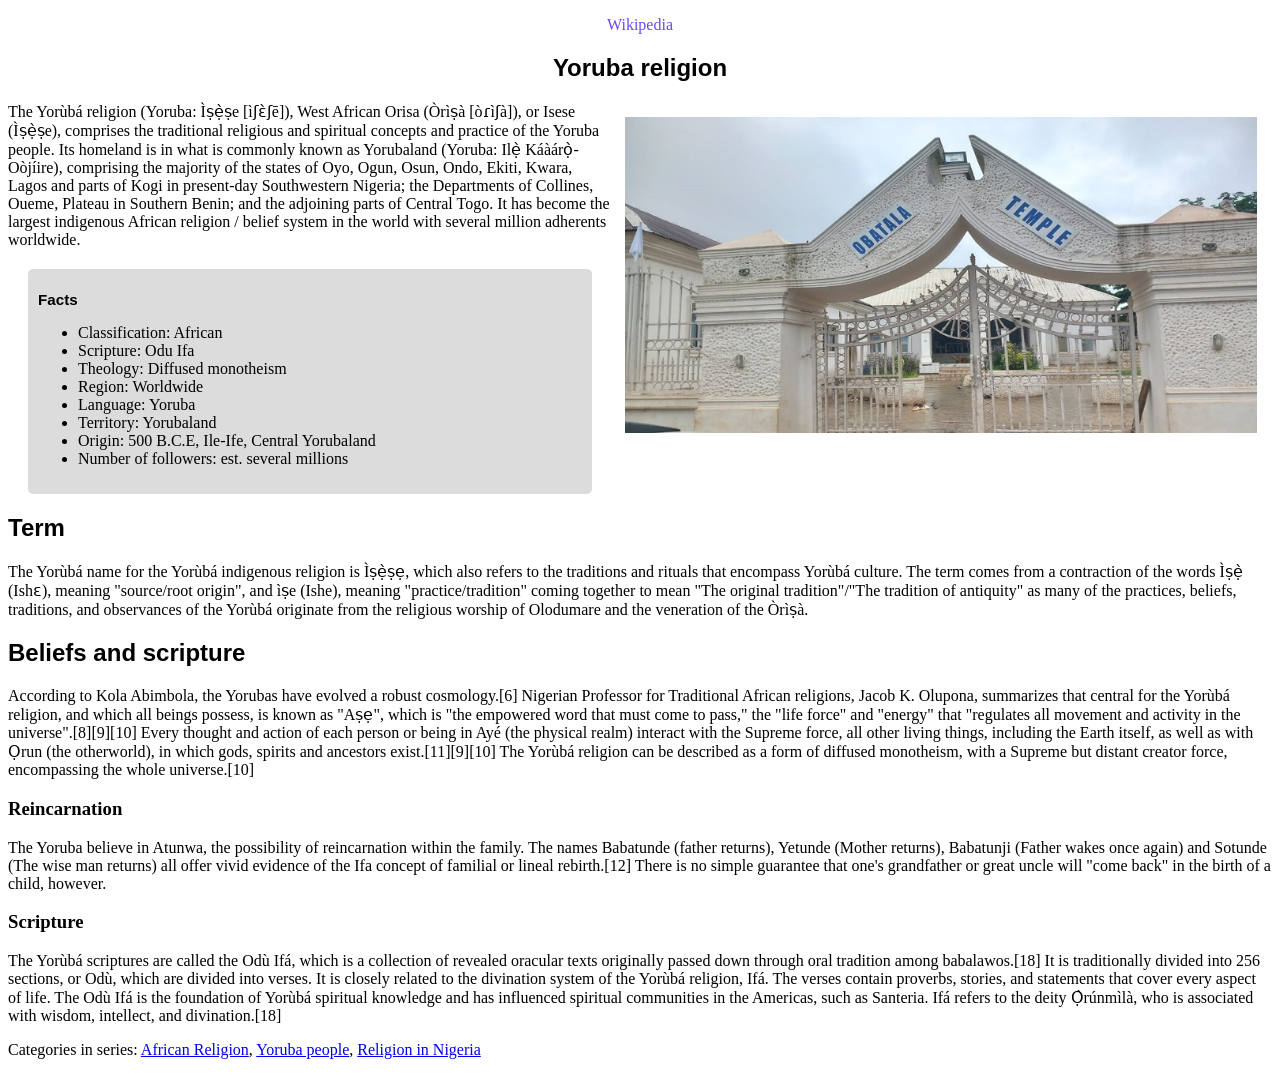
<file: projects/wikipedia/index.html>
<!DOCTYPE html>
<html lang="en">
<head>
    <meta charset="UTF-8">
    <meta name="viewport" content="width=device-width, initial-scale=1.0">
    <title>Yoruba religion</title>
    <meta name="description"
        content="he Yorùbá religion (Yoruba: Ìṣẹ̀ṣe [ìʃɛ̀ʃē]), West African Orisa (Òrìṣà [òɾìʃà]), or Isese (Ìṣẹ̀ṣe), comprises the traditional religious and spiritual concepts and practice of the Yoruba people.">
    <link rel="stylesheet" href="css/style.css">
</head>
<body>
    <header>
        <p id="logo-name">Wikipedia</p>
    </header>
    <main>
        <section>
            <h1> Yoruba religion </h1>
            <img src="img/Obatala-temple.jpg"
                alt="Large white marble gates are depicted in front of a large temple complex that reads: 'Obatala Temple', in the city of Ifẹ̀, an ancient Yoruba city in southwestern Nigeria.">
            <p>The Yorùbá religion (Yoruba: Ìṣẹ̀ṣe [ìʃɛ̀ʃē]), West African Orisa (Òrìṣà [òɾìʃà]), or Isese (Ìṣẹ̀ṣe),
                comprises the traditional religious and spiritual concepts and practice of the Yoruba people. Its
                homeland
                is in what is commonly known as Yorubaland (Yoruba: Ilẹ̀ Káàárọ̀-Oòjíire), comprising the majority of
                the
                states of Oyo, Ogun, Osun, Ondo, Ekiti, Kwara, Lagos and parts of Kogi in present-day Southwestern
                Nigeria;
                the Departments of Collines, Oueme, Plateau in Southern Benin; and the adjoining parts of Central Togo.
                It
                has become the largest indigenous African religion / belief system in the world with several million
                adherents worldwide.</p>
            <div class="facts">
                <h2>Facts</h2>
                <ul>
                    <li>Classification: African</li>
                    <li>Scripture: Odu Ifa</li>
                    <li>Theology: Diffused monotheism</li>
                    <li>Region: Worldwide</li>
                    <li>Language: Yoruba</li>
                    <li>Territory: Yorubaland</li>
                    <li>Origin: 500 B.C.E, Ile-Ife, Central Yorubaland</li>
                    <li>Number of followers: est. several millions</li>
                </ul>
            </div>
        </section>
        <section>
            <h2>Term</h2>
            <p> The Yorùbá name for the Yorùbá indigenous religion is Ìṣẹ̀ṣẹ, which also refers to the traditions and
                rituals that encompass Yorùbá culture. The term comes from a contraction of the words Ìṣẹ̀ (Ishɛ),
                meaning
                "source/root origin", and ìṣe (Ishe), meaning "practice/tradition" coming together to mean "The original
                tradition"/"The tradition of antiquity" as many of the practices, beliefs, traditions, and observances
                of
                the Yorùbá originate from the religious worship of Olodumare and the veneration of the Òrìṣà.</p>
            <h2>Beliefs and scripture</h2>
            <p>According to Kola Abimbola, the Yorubas have evolved a robust cosmology.[6] Nigerian Professor for
                Traditional African religions, Jacob K. Olupona, summarizes that central for the Yorùbá religion, and
                which
                all beings possess, is known as "Aṣẹ", which is "the empowered word that must come to pass," the "life
                force" and "energy" that "regulates all movement and activity in the universe".[8][9][10] Every thought
                and
                action of each person or being in Ayé (the physical realm) interact with the Supreme force, all other
                living
                things, including the Earth itself, as well as with Ọrun (the otherworld), in which gods, spirits and
                ancestors exist.[11][9][10] The Yorùbá religion can be described as a form of diffused monotheism, with
                a
                Supreme but distant creator force, encompassing the whole universe.[10]</p>
            <h3>Reincarnation</h3>
            <p>The Yoruba believe in Atunwa, the possibility of reincarnation within the family. The names Babatunde
                (father
                returns), Yetunde (Mother returns), Babatunji (Father wakes once again) and Sotunde (The wise man
                returns)
                all offer vivid evidence of the Ifa concept of familial or lineal rebirth.[12] There is no simple
                guarantee
                that one's grandfather or great uncle will "come back" in the birth of a child, however.</p>
            <h3>Scripture</h3>
            <p>The Yorùbá scriptures are called the Odù Ifá, which is a collection of revealed oracular texts originally
                passed down through oral tradition among babalawos.[18] It is traditionally divided into 256 sections,
                or
                Odù, which are divided into verses. It is closely related to the divination system of the Yorùbá
                religion,
                Ifá. The verses contain proverbs, stories, and statements that cover every aspect of life. The Odù Ifá
                is
                the foundation of Yorùbá spiritual knowledge and has influenced spiritual communities in the Americas,
                such
                as Santeria. Ifá refers to the deity Ọ̀rúnmìlà, who is associated with wisdom, intellect, and
                divination.[18]</p>
        </section>
    </main>
    <footer>
        <p>Categories in series: <a href="https://en.wikipedia.org/wiki/African_traditional_religions">African
                Religion</a>, <a href="https://en.wikipedia.org/wiki/Yoruba_people">Yoruba people</a>, <a
                href="https://en.wikipedia.org/wiki/Religion_in_Nigeria">Religion in Nigeria</a></p>
    </footer>
</body>
</html>
</file>
<file: site/css/style.css>
/*      */


body {
    background-color: rgb(229, 131, 240);
    font-family: 'Times New Roman', Times, serif;
    font-size: 25px;
}

header {
    margin: 1em 2em 4em 0;
    padding: 1em;
    font-family: "League Spartan", sans-serif;
}

.bi {
    text-align: center;
    font-size: 1.2em;
    color: black;
}

h1 {
    text-transform: uppercase;
}

h2 {
    color: rgb(13, 56, 56);
}

nav {
    font-size: 1.32em;
    display: flex;
    gap: 4em;
}

@media (max-width: 900px) {
    nav {
        font-size: 1em;
        gap: 1.5em;
    }
}

.portrait {
    max-width: 50%;
}

section {
    margin: 4em 0;
}
</file>
<file: projects/boilerplate/css/style.css>
h1 {
    color: blue;
}

p {
    color: blue;
}
</file>
<file: projects/business-page/css/style.css>
body {
    font-family: Helvetica, sans-serif;
    background-color: #0b3205;
    color: #fff;
}
p {
    font-family: "Montserrat", sans-serif;
}
h1 {
    font-size: 3em;
    font-family: Palatino, serif;
    text-align: center;
}
h2 {
    font-size: 1em;
    font-family: "Times New Roman", Times, serif;
    text-align: center;
    color: #8e9f6c;
}
h3 {
    font-size: 1.5em;
    text-transform: uppercase;
    font-family: "Times New Roman", Times, serif;
}
header {
    margin: 2em 1em;
}
footer {
    text-align: center;
    padding: 1em;
    font-size: 0.8em;
    color: #8e9f6c;
}
.container-2 {
    margin: 2em;
    padding: 2em;
}
.container-hours {
    margin: 4em;
    padding: 3em;
    border: 1px solid #d0d7c3;
    background-color: #d0d7c3;
    text-align: center;
    color: #041103;
}
.container-menu {
    margin: 2em;
    padding: 2em;
    border: 1px solid #d0d7c3;
    background-color: #d0d7c3;
    text-align: center;
    text-transform: uppercase;
}
.container-divider {
    margin: 2em;
    border: 1px solid #d0d7c3;
    background-color: #d0d7c3;
}
</file>
<file: projects/midterm-terps/css/style.css>
body {
    font-family: 'Work Sans', sans-serif;
    font-size: 16px;
}

header {
    margin: 1em 2em 4em 0;
    padding: 1em;
    font-family: "League Spartan", sans-serif;
}

.container-fluid {
    text-align: center;
    margin: 20px auto;
}

.container-fluid img {
    width: 100%;
    height: auto;
    padding: 0em 0 1em 0;
}

.overline {
    font-size: 15px;
    color: #C5271D;
    margin: 10px auto;
    font-family: "Comic Sans MS", sans-serif;
}

p.byline {
    font-size: 13px;
    color: #666363;
    font-family: "Verdana", sans-serif;
}

h1 {
    font-size: 65px;
    font-family: "Oswald", sans-serif;
    text-transform: uppercase;
}

h2 {
    font-size: 20px;
    font-family: "Verdana", sans-serif;
    color: #666363;
}

.border-bottom {
    border-bottom-style: solid;
    margin: 10px auto;
    border-bottom-width: 5px !important;
    border-bottom-color: #C5271D !important;
}

.container {
    width: 55%;
    padding: 0 0 20px 0;
}

.container img {
    padding: 0 0 20px 0;
}

.row {
    align-items: center;
    justify-content: center;
}

.container img {
    width: 100%;
    height: auto;
}

.margin-maker {
    margin: 100px auto;
}

.box {
    background-color: #f5f5f5;
    padding: 20px 20px 5px 20px;
    margin: 20px auto;
    font-size: 18px;
}

.box a {
    color: #C5271D;
    text-decoration: underline;
}

.timeline {
    background-color: #C5271D;
    color: #fff;
}

.timeline h3 {
    font-size: 40px;
    margin: 20px auto;
    padding: 30px 0 30px 0;
    text-align: left;
}

.container a {
    color: #C5271D;
    text-decoration: underline;
}

@media (max-width: 767px) {
    .container {
        width: 95%;
    }
}
</file>
<file: projects/wikipedia/css/style.css>
h1 {
    font-family: 'Montserrat', sans-serif;
    text-align: center;
}
h2 {
    font-family: 'Georgia', sans-serif;
    text-align: left;
}
#logo-name {
    color: #6c48ed;
    font-family: 'Linux Libertine', serif;
    text-align: center;
}
img {
    float: right;
    max-width: 50%;
    height: auto;
    padding: 15px;
    border-radius: 10px;
}
.facts {
    background-color: #61606038;
    padding: 10px;
    margin: 20px;
    border-radius: 5px;
    width: 43%;
}
.caption {
    font-size: 1.1em;
    font-style: italic;
    text-align: right;
    color: #4b4b4b;
}
.facts h2 {
    font-size: 0.95em;
}
</file>
